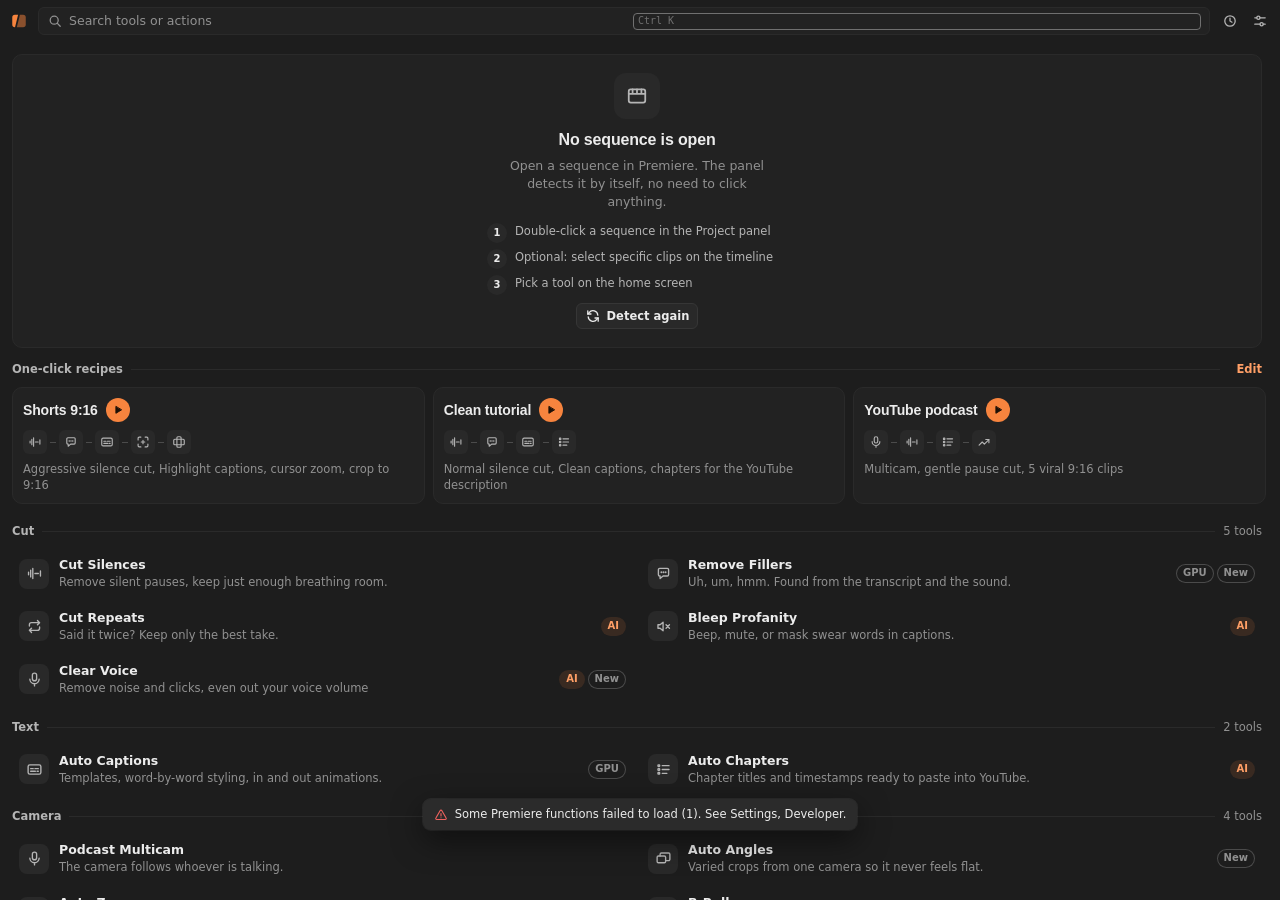
<file: panel/index.html>
<!doctype html>
<html lang="id" data-density="comfortable">
<head>
<meta charset="utf-8">
<meta name="viewport" content="width=device-width,initial-scale=1">
<title>Klipora</title>
<!-- Fixed load order (CEP 12 / Chrome 99: classic scripts, everything hangs off window.AC). See docs/PANEL_API.md. -->
<link rel="stylesheet" href="css/base.css">
<link rel="stylesheet" href="css/tools/silence.css">
<link rel="stylesheet" href="css/tools/fillers.css">
<link rel="stylesheet" href="css/tools/repeat.css">
<link rel="stylesheet" href="css/tools/profanity.css">
<link rel="stylesheet" href="css/tools/captions.css">
<link rel="stylesheet" href="css/tools/chapters.css">
<link rel="stylesheet" href="css/tools/viral.css">
<link rel="stylesheet" href="css/tools/zoom.css">
<link rel="stylesheet" href="css/tools/resize.css">
<link rel="stylesheet" href="css/tools/angles.css">
<link rel="stylesheet" href="css/tools/podcast.css">
<link rel="stylesheet" href="css/tools/broll.css">
<link rel="stylesheet" href="css/tools/voice.css">
<link rel="stylesheet" href="css/ai_settings.css">
</head>
<body>

<!-- ===================== ICON SPRITE (20 px grid, stroke 1.6). Tools add more with AC.ui.addIcons(). ===================== -->
<svg width="0" height="0" style="position:absolute" aria-hidden="true">
<defs>
<symbol id="i-logo" viewBox="0 0 20 20"><path d="M2.5 6A3 3 0 0 1 5.5 3H9L5.6 17h-.1a3 3 0 0 1-3-3z" fill="currentColor" stroke="none"/><path d="M11 3h3.5a3 3 0 0 1 3 3v8a3 3 0 0 1-3 3H7.6z" fill="currentColor" stroke="none" opacity=".5"/></symbol>
<symbol id="i-back" viewBox="0 0 20 20"><path d="M12.5 4.5 7 10l5.5 5.5"/></symbol>
<symbol id="i-chev-d" viewBox="0 0 20 20"><path d="m6 8 4 4 4-4"/></symbol>
<symbol id="i-chev-r" viewBox="0 0 20 20"><path d="m8 5.5 4.5 4.5L8 14.5"/></symbol>
<symbol id="i-chev-l" viewBox="0 0 20 20"><path d="M12 5.5 7.5 10l4.5 4.5"/></symbol>
<symbol id="i-arrow-r" viewBox="0 0 20 20"><path d="M4 10h12M11.5 5.5 16 10l-4.5 4.5"/></symbol>
<symbol id="i-search" viewBox="0 0 20 20"><circle cx="9" cy="9" r="5"/><path d="m13 13 3.5 3.5"/></symbol>
<symbol id="i-sliders" viewBox="0 0 20 20"><path d="M3.5 6H6m4 0h6.5M3.5 14H10m4 0h2.5"/><circle cx="8" cy="6" r="2"/><circle cx="12" cy="14" r="2"/></symbol>
<symbol id="i-clock" viewBox="0 0 20 20"><circle cx="10" cy="10" r="6.5"/><path d="M10 6.5V10l2.5 1.5"/></symbol>
<symbol id="i-wave" viewBox="0 0 20 20"><path d="M3 8.5v3M5.5 6v8M8 4v12M10.5 10h4M17 7v6"/></symbol>
<symbol id="i-filler" viewBox="0 0 20 20"><path d="M4 5.5A1.5 1.5 0 0 1 5.5 4h9A1.5 1.5 0 0 1 16 5.5v6a1.5 1.5 0 0 1-1.5 1.5H9.5L6 16v-3h-.5A1.5 1.5 0 0 1 4 11.5z"/><path d="M7.5 8.5h.01M10 8.5h.01M12.5 8.5h.01" stroke-width="2.2"/></symbol>
<symbol id="i-repeat" viewBox="0 0 20 20"><path d="M4 9.5V8a2.5 2.5 0 0 1 2.5-2.5H16M13.5 3 16 5.5 13.5 8M16 10.5V12a2.5 2.5 0 0 1-2.5 2.5H4M6.5 17 4 14.5 6.5 12"/></symbol>
<symbol id="i-mute" viewBox="0 0 20 20"><path d="M3.5 8h2.5L9.5 5v10L6 12H3.5z"/><path d="m13 8 4 4m0-4-4 4"/></symbol>
<symbol id="i-cc" viewBox="0 0 20 20"><rect x="2.5" y="4.5" width="15" height="11" rx="2"/><path d="M5.5 9h3m2 0h4M5.5 12h5.5m2 0h1.5"/></symbol>
<symbol id="i-chapters" viewBox="0 0 20 20"><path d="M8.5 5.5h8M8.5 10h8M8.5 14.5h5.5"/><rect x="3.5" y="4.5" width="2" height="2" rx=".5"/><rect x="3.5" y="9" width="2" height="2" rx=".5"/><rect x="3.5" y="13.5" width="2" height="2" rx=".5"/></symbol>
<symbol id="i-mic" viewBox="0 0 20 20"><rect x="7.5" y="2.5" width="5" height="9" rx="2.5"/><path d="M4.5 9.5a5.5 5.5 0 0 0 11 0M10 15v2.5"/></symbol>
<symbol id="i-angles" viewBox="0 0 20 20"><rect x="2.5" y="7" width="10" height="8" rx="1.5"/><path d="M6 7V5a1.5 1.5 0 0 1 1.5-1.5h8.5A1.5 1.5 0 0 1 17.5 5v6a1.5 1.5 0 0 1-1.5 1.5h-3.5"/></symbol>
<symbol id="i-zoom" viewBox="0 0 20 20"><path d="M3 7V4.5A1.5 1.5 0 0 1 4.5 3H7m6 0h2.5A1.5 1.5 0 0 1 17 4.5V7m0 6v2.5a1.5 1.5 0 0 1-1.5 1.5H13m-6 0H4.5A1.5 1.5 0 0 1 3 15.5V13"/><path d="M10 7.5v5M7.5 10h5"/></symbol>
<symbol id="i-broll" viewBox="0 0 20 20"><rect x="2.5" y="6" width="11.5" height="10" rx="1.5"/><path d="M6 3h10a1.5 1.5 0 0 1 1.5 1.5V13"/><path d="m3 14 3.2-3.2 2.6 2.6 1.6-1.6 3.1 3.1"/></symbol>
<symbol id="i-resize" viewBox="0 0 20 20"><rect x="2.5" y="6" width="15" height="8" rx="1.5"/><rect x="7" y="2.5" width="6" height="15" rx="1.5"/></symbol>
<symbol id="i-viral" viewBox="0 0 20 20"><path d="m3 14.5 4.5-4.5 3 3L17 6.5"/><path d="M12.5 6.5H17V11"/></symbol>
<symbol id="i-spark" viewBox="0 0 20 20"><path d="M9 3.5 10.4 7.6 14.5 9l-4.1 1.4L9 14.5 7.6 10.4 3.5 9l4.1-1.4z"/><path d="M15 13v3.5M13.25 14.75h3.5"/></symbol>
<symbol id="i-play" viewBox="0 0 20 20"><path d="M6.5 4.5v11l9-5.5z" fill="currentColor"/></symbol>
<symbol id="i-pause" viewBox="0 0 20 20"><path d="M6.5 4.5v11M13.5 4.5v11" stroke-width="2.6"/></symbol>
<symbol id="i-check" viewBox="0 0 20 20"><path d="m4.5 10.5 3.5 3.5 7.5-8"/></symbol>
<symbol id="i-x" viewBox="0 0 20 20"><path d="m5.5 5.5 9 9m0-9-9 9"/></symbol>
<symbol id="i-plus" viewBox="0 0 20 20"><path d="M10 4.5v11M4.5 10h11"/></symbol>
<symbol id="i-minus" viewBox="0 0 20 20"><path d="M4.5 10h11"/></symbol>
<symbol id="i-lock" viewBox="0 0 20 20"><rect x="4.5" y="9" width="11" height="8" rx="1.5"/><path d="M7 9V6.5a3 3 0 0 1 6 0V9"/></symbol>
<symbol id="i-unlock" viewBox="0 0 20 20"><rect x="4.5" y="9" width="11" height="8" rx="1.5"/><path d="M7 9V6.5a3 3 0 0 1 5.8-1.1"/></symbol>
<symbol id="i-undo" viewBox="0 0 20 20"><path d="M7 4.5 4 7.5l3 3"/><path d="M4 7.5h8a4 4 0 0 1 0 8H8.5"/></symbol>
<symbol id="i-alert" viewBox="0 0 20 20"><path d="M8.7 3.8a1.5 1.5 0 0 1 2.6 0l6 10.4a1.5 1.5 0 0 1-1.3 2.3H4a1.5 1.5 0 0 1-1.3-2.3z"/><path d="M10 8v3.5M10 14v.01"/></symbol>
<symbol id="i-info" viewBox="0 0 20 20"><circle cx="10" cy="10" r="7"/><path d="M10 9v4.5M10 6.5v.01"/></symbol>
<symbol id="i-kbd" viewBox="0 0 20 20"><rect x="2.5" y="5" width="15" height="10" rx="1.8"/><path d="M5.5 8.2h.01M8.5 8.2h.01M11.5 8.2h.01M14.5 8.2h.01M6.5 11.8h7"/></symbol>
<symbol id="i-folder" viewBox="0 0 20 20"><path d="M2.5 6A1.5 1.5 0 0 1 4 4.5h3.2L9 6.3h7a1.5 1.5 0 0 1 1.5 1.5v6.7A1.5 1.5 0 0 1 16 16H4a1.5 1.5 0 0 1-1.5-1.5z"/></symbol>
<symbol id="i-chip" viewBox="0 0 20 20"><rect x="5.5" y="5.5" width="9" height="9" rx="1.5"/><path d="M8 3v2.5M12 3v2.5M8 14.5V17M12 14.5V17M3 8h2.5M3 12h2.5M14.5 8H17M14.5 12H17"/></symbol>
<symbol id="i-copy" viewBox="0 0 20 20"><rect x="7" y="7" width="10" height="10" rx="1.5"/><path d="M13 7V4.5A1.5 1.5 0 0 0 11.5 3h-7A1.5 1.5 0 0 0 3 4.5v7A1.5 1.5 0 0 0 4.5 13H7"/></symbol>
<symbol id="i-playhead" viewBox="0 0 20 20"><path d="M6.5 3h7v3.2L10 9.5 6.5 6.2z"/><path d="M10 9.5V17"/></symbol>
<symbol id="i-type" viewBox="0 0 20 20"><path d="M4.5 6V4.5h11V6M10 4.5V16M7.5 16h5"/></symbol>
<symbol id="i-brush" viewBox="0 0 20 20"><path d="m10.5 9.5 6-6M8.8 11.2l1.7-1.7"/><path d="M8.5 11.5c-2.2-.6-4.2.8-4.5 3-.2 1.2-.7 2-1.5 2.5 3.2.8 6.6-.4 6.8-3.5"/></symbol>
<symbol id="i-motion" viewBox="0 0 20 20"><circle cx="13" cy="10" r="4"/><path d="M2.5 10h3.5M3.5 6.5h4M3.5 13.5h4"/></symbol>
<symbol id="i-export" viewBox="0 0 20 20"><path d="M10 12V3M6.5 6.5 10 3l3.5 3.5"/><path d="M4 10.5v5A1.5 1.5 0 0 0 5.5 17h9a1.5 1.5 0 0 0 1.5-1.5v-5"/></symbol>
<symbol id="i-grid" viewBox="0 0 20 20"><rect x="3" y="3" width="6" height="6" rx="1.2"/><rect x="11" y="3" width="6" height="6" rx="1.2"/><rect x="3" y="11" width="6" height="6" rx="1.2"/><rect x="11" y="11" width="6" height="6" rx="1.2"/></symbol>
<symbol id="i-eyeoff" viewBox="0 0 20 20"><path d="M3 3l14 14"/><path d="M8.2 5.3A8 8 0 0 1 10 5c4 0 6.5 3.5 7.5 5-.4.6-1 1.5-1.9 2.3M5.6 6.6C4.2 7.6 3.1 9 2.5 10c1 1.5 3.5 5 7.5 5 1.4 0 2.6-.4 3.6-1"/></symbol>
<symbol id="i-split" viewBox="0 0 20 20"><path d="M10 3v14M6.5 7 3.5 10l3 3M13.5 7l3 3-3 3"/></symbol>
<symbol id="i-join" viewBox="0 0 20 20"><path d="M3 10h4.5M12.5 10H17M5.5 7l3 3-3 3M14.5 7l-3 3 3 3"/></symbol>
<symbol id="i-bold" viewBox="0 0 20 20"><path d="M6 4h5a3 3 0 0 1 0 6H6zM6 10h5.8a3 3 0 0 1 0 6H6z" stroke-width="1.9"/></symbol>
<symbol id="i-marker" viewBox="0 0 20 20"><path d="M3.5 17h13"/><path d="m6.5 14 1-3.2L14 4.3l2.2 2.2-6.5 6.5z"/></symbol>
<symbol id="i-pos" viewBox="0 0 20 20"><rect x="2.5" y="3.5" width="15" height="13" rx="2"/><rect x="6" y="11" width="8" height="2.8" rx="1"/></symbol>
<symbol id="i-wand" viewBox="0 0 20 20"><path d="m3.5 16.5 9-9"/><path d="M14 2.5v2M14 7.5v2M10.5 6h2M15.5 6h2"/></symbol>
<symbol id="i-dots" viewBox="0 0 20 20"><path d="M5 10h.01M10 10h.01M15 10h.01" stroke-width="2.6"/></symbol>
<symbol id="i-ext" viewBox="0 0 20 20"><path d="M11.5 3.5h5v5M16.5 3.5l-7 7"/><path d="M14 11.5v4a1.5 1.5 0 0 1-1.5 1.5h-8A1.5 1.5 0 0 1 3 15.5v-8A1.5 1.5 0 0 1 4.5 6h4"/></symbol>
<symbol id="i-trash" viewBox="0 0 20 20"><path d="M3.5 6h13M8 6V4h4v2M5.2 6l.8 10.5h8l.8-10.5"/></symbol>
<symbol id="i-refresh" viewBox="0 0 20 20"><path d="M16 9a6 6 0 0 0-10.8-3.2L3.5 7.5M4 11a6 6 0 0 0 10.8 3.2l1.7-1.7"/><path d="M3.5 3.5v4h4M16.5 16.5v-4h-4"/></symbol>
<symbol id="i-layers" viewBox="0 0 20 20"><path d="M10 3 17 6.5 10 10 3 6.5z"/><path d="m3 10 7 3.5 7-3.5M3 13.5 10 17l7-3.5"/></symbol>
<symbol id="i-flag" viewBox="0 0 20 20"><path d="M5 17.5V3.5"/><path d="M5 4h9.5l-2 3 2 3H5"/></symbol>
<symbol id="i-shield" viewBox="0 0 20 20"><path d="M10 2.8 16 5.2v4.3c0 3.8-2.5 6.3-6 7.5-3.5-1.2-6-3.7-6-7.5V5.2z"/><path d="m7.5 10 1.8 1.8 3.3-3.6"/></symbol>
<symbol id="i-seq" viewBox="0 0 20 20"><rect x="2.5" y="4" width="15" height="12" rx="1.8"/><path d="M2.5 8h15M6 4v4M10 4v4M14 4v4"/></symbol>
<symbol id="i-file" viewBox="0 0 20 20"><path d="M5 2.5h6.5L15.5 6.5v10a1 1 0 0 1-1 1h-9.5a1 1 0 0 1-1-1V3.5a1 1 0 0 1 1-1z"/><path d="M11.5 2.5v4h4M8 11l4 2.2L8 15.4z"/></symbol>
<symbol id="i-gauge" viewBox="0 0 20 20"><path d="M3.5 14a7 7 0 1 1 13 0"/><path d="m10 12 3.5-4"/></symbol>
<symbol id="i-bug" viewBox="0 0 20 20"><rect x="6" y="6" width="8" height="10" rx="4"/><path d="M10 9v7M3.5 9.5H6M14 9.5h2.5M3.5 14H6m8 0h2.5M7 6.5 5 4m8 2.5L15 4"/></symbol>
<symbol id="i-hammer" viewBox="0 0 20 20"><path d="m11 6.5-7 7 2.5 2.5 7-7"/><path d="M9.5 4.5 12 2l5 5-2.5 2.5z"/></symbol>
</defs>
</svg>

<div class="app" id="app">
  <header class="appbar">
    <button class="ibtn" id="btnBack" aria-label="Kembali" data-i18n-aria="common.back" hidden><svg class="svg-i"><use href="#i-back"/></svg></button>
    <button class="logo" id="btnLogo" aria-label="Beranda Klipora" data-i18n-aria="app.homeAria"><svg class="svg-i"><use href="#i-logo"/></svg></button>
    <button class="searchbtn" id="btnSearch" aria-label="Cari alat atau aksi (Ctrl K)" data-i18n-aria="app.searchAria"><svg class="svg-i"><use href="#i-search"/></svg><span data-i18n="app.search">Cari alat atau aksi</span><span class="kbd">Ctrl K</span></button>
    <button class="crumb" id="btnCrumb" aria-haspopup="dialog" aria-label="Ganti alat (Ctrl K)" data-i18n-aria="app.switchToolAria" hidden><span class="crumb-group" id="crumbGroup" hidden></span><span class="crumb-title" id="crumbTitle"></span><svg class="svg-i"><use href="#i-chev-d"/></svg></button>
    <button class="ibtn" id="btnJobs" aria-label="Riwayat dan proses berjalan" data-i18n-aria="app.jobsAria"><svg class="jobring" viewBox="0 0 22 22" id="jobRing" hidden><circle class="bgc" cx="11" cy="11" r="9"/><circle class="fgc" cx="11" cy="11" r="9" stroke-dasharray="56.5" stroke-dashoffset="56.5"/></svg><svg class="svg-i"><use href="#i-clock"/></svg></button>
    <button class="ibtn" id="btnSettings" aria-label="Pengaturan" data-i18n-aria="app.settings"><svg class="svg-i"><use href="#i-sliders"/></svg></button>
  </header>
  <nav class="subnav" id="subnav" role="tablist" aria-label="Alat dalam grup ini" data-i18n-aria="app.subnavAria" hidden></nav>
  <main class="view" id="view">
    <div class="boot" id="boot" data-i18n="app.loading">Memuat Klipora...</div>
  </main>
  <footer class="dock" id="dock"></footer>
</div>

<!-- Command palette + shortcut sheet -->
<div class="overlay" id="ovPalette" role="dialog" aria-modal="true" aria-label="Cari alat atau aksi" data-i18n-aria="app.search">
  <div class="palette">
    <div class="pal-in"><svg class="svg-i"><use href="#i-search"/></svg><input id="palInput" placeholder="Cari alat, resep, atau aksi" data-i18n-ph="palette.placeholder" autocomplete="off" spellcheck="false" aria-controls="palList" aria-label="Cari" data-i18n-aria="common.search"><span class="kbd">Esc</span></div>
    <div class="pal-list" id="palList" role="listbox" aria-label="Hasil" data-i18n-aria="palette.results"></div>
    <div class="pal-foot"><span><span class="kbd">&#8593;&#8595;</span> <span data-i18n="palette.footSelect">pilih</span></span><span><span class="kbd">Enter</span> <span data-i18n="palette.footOpen">buka</span></span><span><span class="kbd">?</span> <span data-i18n="palette.footKeys">pintasan</span></span></div>
  </div>
</div>
<div class="overlay" id="ovKeys" role="dialog" aria-modal="true" aria-label="Pintasan keyboard" data-i18n-aria="keys.title">
  <div class="sheet">
    <div class="sheet-h"><b data-i18n="keys.title">Pintasan keyboard</b><button class="ibtn" data-close aria-label="Tutup" data-i18n-aria="common.close"><svg class="svg-i"><use href="#i-x"/></svg></button></div>
    <div class="sheet-body" id="keysBody"></div>
  </div>
</div>
<div class="toasts" id="toasts" aria-live="polite"></div>

<script src="js/core/00_ac.js"></script>
<script src="js/core/sys.js"></script>
<script src="js/core/bridge.js"></script>
<script src="js/core/settings.js"></script>
<script src="js/core/i18n.js"></script>
<script src="js/core/history.js"></script>
<script src="js/core/engine.js"></script>
<script src="js/core/seq.js"></script>
<script src="js/core/theme.js"></script>
<script src="js/core/keys.js"></script>
<script src="js/core/ui.js"></script>
<script src="js/core/canvas.js"></script>
<script src="js/core/review.js"></script>
<script src="js/core/jobview.js"></script>
<script src="js/core/apply.js"></script>
<script src="js/core/tools.js"></script>
<script src="js/core/router.js"></script>
<script src="js/core/palette.js"></script>
<script src="js/core/ai_settings.js"></script>
<script src="js/pages/home.js"></script>
<script src="js/pages/settings_page.js"></script>
<script src="js/pages/history_page.js"></script>
<script src="js/tools/silence.js"></script>
<script src="js/tools/fillers.js"></script>
<script src="js/tools/repeat.js"></script>
<script src="js/tools/profanity.js"></script>
<script src="js/tools/captions.js"></script>
<script src="js/tools/captions_preview.js"></script>
<script src="js/tools/captions_text.js"></script>
<script src="js/tools/captions_style.js"></script>
<script src="js/tools/captions_anim.js"></script>
<script src="js/tools/captions_export.js"></script>
<script src="js/tools/captions_brand.js"></script>
<script src="js/tools/chapters.js"></script>
<script src="js/tools/viral.js"></script>
<script src="js/tools/zoom.js"></script>
<script src="js/tools/resize.js"></script>
<script src="js/tools/angles.js"></script>
<script src="js/tools/podcast.js"></script>
<script src="js/tools/broll.js"></script>
<script src="js/tools/voice.js"></script>
<script src="js/tools/echo.js"></script>
<script src="js/main.js"></script>
</body>
</html>
</file>
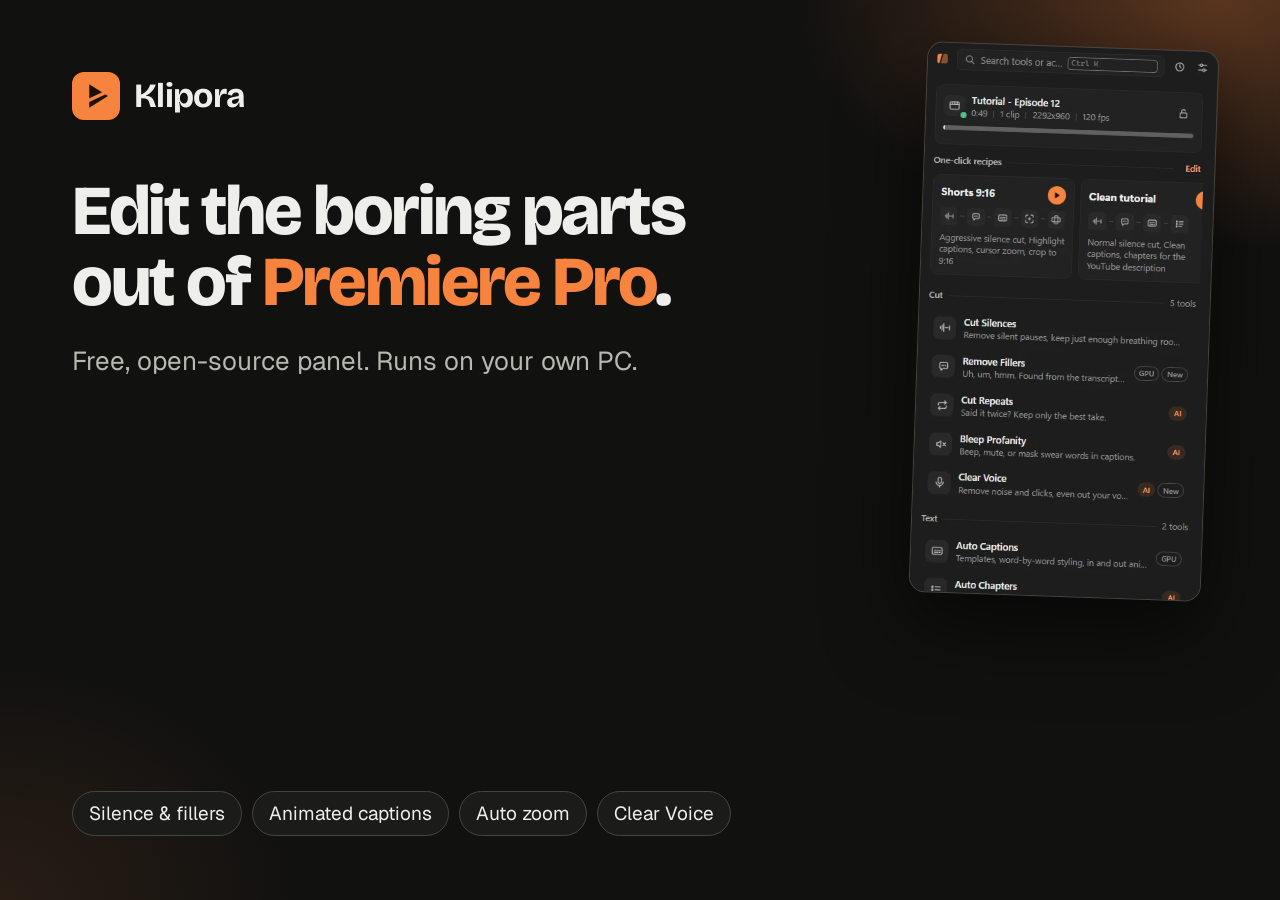
<file: website/_tools/og.html>
<!doctype html><html><head><meta charset="utf-8">
<link rel="stylesheet" href="https://fonts.googleapis.com/css2?family=Bricolage+Grotesque:opsz,wght@12..96,700;12..96,800&family=Geist:wght@400;500&display=swap">
<style>
html,body{margin:0;width:1200px;height:630px;overflow:hidden;background:#111110;color:#eeeeea;font-family:Geist,sans-serif}
.bg{position:absolute;inset:0;background:radial-gradient(700px 420px at 95% 0%,rgba(247,132,62,.32),transparent 60%),radial-gradient(500px 400px at 0% 100%,rgba(247,132,62,.10),transparent 60%)}
.l{position:absolute;left:72px;top:72px;width:640px}
.brand{display:flex;align-items:center;gap:14px;font:700 34px/1 'Bricolage Grotesque';letter-spacing:-.02em}
.brand img{width:48px;height:48px}
h1{font:800 70px/1.02 'Bricolage Grotesque';letter-spacing:-.035em;margin:56px 0 24px}
h1 em{font-style:normal;color:#f7843e}
p{font-size:26px;line-height:1.4;color:#b8b8b1;margin:0}
.panel{position:absolute;right:70px;top:46px;width:290px;border-radius:16px;border:1px solid #45453f;transform:rotate(2deg);box-shadow:0 30px 80px rgba(0,0,0,.6)}
.chips{position:absolute;left:72px;bottom:64px;display:flex;gap:10px}
.chips span{font-size:19px;padding:9px 16px;border-radius:999px;border:1px solid #45453f;color:#eeeeea;background:#1b1b1a}
</style></head><body><div class="bg"></div>
<div class="l"><div class="brand"><img src="../assets/logo.svg">Klipora</div>
<h1>Edit the boring parts out of <em>Premiere&nbsp;Pro</em>.</h1>
<p>Free, open-source panel. Runs on your own PC.</p></div>
<img class="panel" src="../assets/img/panel-home.webp">
<div class="chips"><span>Silence &amp; fillers</span><span>Animated captions</span><span>Auto zoom</span><span>Clear Voice</span></div>
</body></html>
</file>
<file: panel/css/base.css>
/* AutoCut BOT panel: design tokens + every shared component.
   Ported from the approved mockup (proto/ui/mockup.src.html, docs/research/ux_design.md sections 5-7),
   plus framework additions at the end (section 10). Tool-only styles go in css/tools/<tool>.css.
   Chrome 99 / CEP 12: no CSS nesting, :has(), container queries, color-mix(), dvh, text-wrap. */
/* =====================================================================
   0. TOKENS  (Chrome 99 / CEP 12 safe: no nesting, no :has, no color-mix)
   ===================================================================== */
:root {
  color-scheme: dark;
  /* Surfaces. --bg is synced from Premiere's panelBackgroundColor at runtime. */
  --bg: #1d1d1d;
  --surface-0: #161616;   /* inset wells: preview stage, waveform, logs */
  --surface-1: #222222;   /* cards, list rows */
  --surface-2: #292929;   /* inputs, segmented track, chips */
  --surface-3: #313131;   /* hover */
  --surface-4: #3b3b3b;   /* selected neutral, pressed */
  --surface-pop: #2b2b2b; /* popovers, palette, toasts (opaque) */
  --border-subtle: #2a2a2a;
  --border: #363636;
  --border-strong: #4b4b4b;
  /* Text (WCAG contrast on --bg: 14.3 / 8.2 / 5.4 : 1; text-3 on surface-2 4.6 : 1) */
  --text-1: #ececec;
  --text-2: #b5b5b5;
  --text-3: #919191;
  --text-off: #636363;
  /* Accent: "bara" ember orange. Dark text on accent fills, never white. */
  --accent: #f7843e;
  --accent-hover: #ff9757;
  --accent-press: #e0702b;
  --accent-text: #ff9f66;
  --on-accent: #1d1007;
  --accent-soft: rgba(247, 132, 62, .13);
  --accent-line: rgba(247, 132, 62, .55);
  /* Status */
  --success: #4cc38a; --success-soft: rgba(76, 195, 138, .13);
  --warn: #e8c04e;    --warn-soft: rgba(232, 192, 78, .13);
  --danger: #f0625e;  --danger-soft: rgba(240, 98, 94, .13);
  /* Domain colors */
  --kept: #5f5f5f;            /* cut map: media that stays */
  --cut: var(--accent);       /* cut map: media that goes */
  --scrim: rgba(8, 8, 8, .6);
  --ring: 0 0 0 2px var(--bg), 0 0 0 4px var(--accent);
  --shadow-pop: 0 10px 30px rgba(0, 0, 0, .5), 0 0 0 1px rgba(255, 255, 255, .07);
  /* Type */
  --font-ui: "Segoe UI Variable Text", "Segoe UI", system-ui, sans-serif;
  --font-display: "Bricolage Grotesque", "Segoe UI Variable Display", "Segoe UI", sans-serif;
  --font-mono: "Cascadia Mono", Consolas, monospace;
  --fs-2xs: 10px; --fs-xs: 10.5px; --fs-sm: 11.5px; --fs-md: 12.5px; --fs-lg: 14px; --fs-xl: 16px; --fs-stat: 21px;
  --lh: 1.45;
  /* Shape: controls 6, containers 10, word chips 5, status pills full */
  --r-ctl: 6px; --r-card: 10px; --r-chip: 5px; --r-pill: 999px;
  /* Density: comfortable (default) */
  --pad: 12px; --gap: 10px; --gap-sm: 6px; --ctl-h: 30px; --row-h: 36px; --bar-h: 42px; --icon: 16px; --dock-pad: 10px;
  /* Motion */
  --ease: cubic-bezier(.2, .8, .2, 1); --t-fast: 120ms; --t: 180ms; --t-slow: 280ms;
}
:root[data-density="compact"] {
  --pad: 8px; --gap: 7px; --gap-sm: 4px; --ctl-h: 24px; --row-h: 28px; --bar-h: 34px; --icon: 14px; --dock-pad: 7px;
  --fs-md: 12px; --fs-sm: 11px; --fs-lg: 13px; --fs-stat: 18px;
}
/* Premiere brightness slider pushed to the light end */
:root[data-theme="light"] {
  color-scheme: light;
  --bg: #d4d4d4; --surface-0: #c3c3c3; --surface-1: #dedede; --surface-2: #e8e8e8; --surface-3: #f0f0f0; --surface-4: #f8f8f8; --surface-pop: #f3f3f3;
  --border-subtle: #c8c8c8; --border: #bababa; --border-strong: #9f9f9f;
  --text-1: #1b1b1b; --text-2: #424242; --text-3: #5c5c5c; --text-off: #9a9a9a;
  --accent: #db6420; --accent-hover: #e8732e; --accent-press: #c2561a; --accent-text: #9a3f0b; --on-accent: #1d1007;
  --accent-soft: rgba(219, 100, 32, .14); --accent-line: rgba(219, 100, 32, .6);
  --success: #1d8653; --warn: #8a6a00; --danger: #c23c38; --kept: #9a9a9a;
  --shadow-pop: 0 10px 30px rgba(0, 0, 0, .18), 0 0 0 1px rgba(0, 0, 0, .1);
}

/* =====================================================================
   1. BASE
   ===================================================================== */
* { box-sizing: border-box; }
html, body { margin: 0; height: 100%; }
body {
  background: var(--bg); color: var(--text-1);
  font: 400 var(--fs-md)/var(--lh) var(--font-ui);
  -webkit-font-smoothing: antialiased; overflow: hidden;
}
button, input, select, textarea { font: inherit; color: inherit; }
button { cursor: pointer; }
:focus { outline: none; }
:focus-visible { box-shadow: var(--ring); }
::selection { background: var(--accent-line); }
::-webkit-scrollbar { width: 10px; height: 10px; }
::-webkit-scrollbar-thumb { background: var(--surface-4); border-radius: 10px; border: 3px solid var(--bg); }
::-webkit-scrollbar-track { background: transparent; }
[hidden] { display: none !important; }
.num { font-variant-numeric: tabular-nums; }
.tc { font-family: var(--font-mono); font-size: .92em; letter-spacing: -.01em; font-variant-numeric: tabular-nums; }
.muted { color: var(--text-3); }
.svg-i { width: var(--icon); height: var(--icon); flex: none; stroke: currentColor; fill: none; stroke-width: 1.6; stroke-linecap: round; stroke-linejoin: round; }
.sr { position: absolute; width: 1px; height: 1px; overflow: hidden; clip: rect(0 0 0 0); white-space: nowrap; }

/* =====================================================================
   2. APP SHELL
   ===================================================================== */
.app { height: 100vh; display: flex; flex-direction: column; min-width: 0; }
.appbar { height: var(--bar-h); flex: none; display: flex; align-items: center; gap: 2px; padding: 0 6px; background: var(--bg); }
.view { flex: 1; overflow-y: auto; overflow-x: hidden; scrollbar-gutter: stable; overscroll-behavior: contain; }
.screen { display: none; flex-direction: column; gap: calc(var(--gap) + 4px); padding: var(--pad) calc(var(--pad) - 4px) calc(var(--pad) + 8px) var(--pad); }
.screen.is-on { display: flex; }
.dock { flex: none; display: flex; align-items: center; gap: var(--gap-sm); padding: var(--dock-pad) var(--pad); border-top: 1px solid var(--border-subtle); background: var(--bg); }
.dock:empty { display: none; }
.dock .grow { flex: 1; }

/* Icon button */
.ibtn { width: calc(var(--ctl-h) - 2px); height: calc(var(--ctl-h) - 2px); display: inline-grid; place-items: center; flex: none; border: 0; border-radius: var(--r-ctl); background: transparent; color: var(--text-2); position: relative; }
.ibtn:hover { background: var(--surface-3); color: var(--text-1); }
.ibtn[aria-pressed="true"] { color: var(--accent-text); background: var(--accent-soft); }
.logo { border: 0; background: none; padding: 0 4px; height: 28px; display: inline-flex; align-items: center; gap: 6px; color: var(--accent); border-radius: var(--r-ctl); }
.logo .svg-i { width: 18px; height: 18px; }
.logo b { font: 700 var(--fs-lg) var(--font-display); color: var(--text-1); letter-spacing: -.01em; font-stretch: 90%; }
.searchbtn { flex: 1; min-width: 0; height: calc(var(--ctl-h) - 2px); margin: 0 4px; display: flex; align-items: center; gap: 6px; padding: 0 8px; border: 1px solid var(--border-subtle); border-radius: var(--r-ctl); background: var(--surface-1); color: var(--text-3); text-align: left; }
.searchbtn:hover { border-color: var(--border-strong); color: var(--text-2); }
.searchbtn span { flex: 1; overflow: hidden; white-space: nowrap; text-overflow: ellipsis; }
.crumb { flex: 1; min-width: 0; height: calc(var(--ctl-h) - 2px); display: flex; align-items: center; gap: 6px; padding: 0 6px; border: 0; border-radius: var(--r-ctl); background: none; text-align: left; }
.crumb:hover { background: var(--surface-2); }
.crumb-group { color: var(--text-3); font-size: var(--fs-sm); flex: none; }
.crumb-group::after { content: "/"; margin-left: 6px; color: var(--border-strong); }
.crumb-title { font: 650 var(--fs-lg) var(--font-display); letter-spacing: -.01em; overflow: hidden; white-space: nowrap; text-overflow: ellipsis; }
.crumb .svg-i { color: var(--text-3); }
@media (max-width: 330px) { .crumb-group { display: none; } }
@media (max-width: 340px) { .btn-primary .kbd, .cap-bar .pos .tc { display: none; } }
.kbd { font: 500 var(--fs-2xs)/1 var(--font-mono); padding: 2px 4px 3px; border-radius: 4px; border: 1px solid currentColor; opacity: .7; white-space: nowrap; flex: none; }
/* Job ring in app bar */
.jobring { position: absolute; inset: 3px; }
.jobring circle { fill: none; stroke-width: 2; }
.jobring .bgc { stroke: var(--surface-4); }
.jobring .fgc { stroke: var(--accent); stroke-linecap: round; transform: rotate(-90deg); transform-origin: 50% 50%; transition: stroke-dashoffset var(--t-slow) var(--ease); }
.badge-dot { position: absolute; top: 3px; right: 3px; min-width: 14px; height: 14px; padding: 0 3px; border-radius: 7px; background: var(--accent); color: var(--on-accent); font: 700 9px/14px var(--font-ui); text-align: center; }

/* Sub navigation: sibling tools in the same group */
.subnav { flex: none; display: flex; gap: 14px; padding: 0 var(--pad); border-bottom: 1px solid var(--border-subtle); overflow-x: auto; scrollbar-width: none; }
.subnav::-webkit-scrollbar { display: none; }
.subnav button { flex: none; border: 0; background: none; padding: 5px 1px 7px; color: var(--text-3); font-weight: 600; font-size: var(--fs-sm); border-bottom: 2px solid transparent; margin-bottom: -1px; display: inline-flex; align-items: center; gap: 5px; border-radius: 0; }
.subnav button:hover { color: var(--text-1); }
.subnav button[aria-selected="true"] { color: var(--text-1); border-bottom-color: var(--accent); }
.subnav-home { border-bottom: 1px solid var(--border-subtle); }

/* =====================================================================
   3. COMPONENTS
   ===================================================================== */
/* Section with hairline heading */
.sec { display: flex; flex-direction: column; gap: var(--gap); min-width: 0; }
.sec-h { display: flex; align-items: center; gap: 8px; margin: 0; font: 600 var(--fs-sm)/1.3 var(--font-ui); color: var(--text-2); }
.sec-h::after { content: ""; flex: 1; height: 1px; background: var(--border-subtle); order: 1; }
.sec-h .aside { order: 2; font-weight: 400; color: var(--text-3); }
.sec-h .act { order: 3; }
/* <details> cannot be a flex container in Chrome 99: wrap the body in .sec */
.sec-d > summary { list-style: none; cursor: pointer; margin-bottom: var(--gap); }
.sec-d:not([open]) > summary { margin-bottom: 0; }
.sec-d > summary::-webkit-details-marker { display: none; }
.sec-d > summary::before { content: ""; width: 0; height: 0; border-left: 4px solid currentColor; border-top: 3.5px solid transparent; border-bottom: 3.5px solid transparent; transition: transform var(--t) var(--ease); }
.sec-d[open] > summary::before { transform: rotate(90deg); }
.help { margin: 0; color: var(--text-3); font-size: var(--fs-sm); }
.linkbtn { border: 0; background: none; padding: 0; white-space: nowrap; color: var(--accent-text); font-weight: 600; font-size: var(--fs-sm); }
.linkbtn:hover { text-decoration: underline; text-underline-offset: 2px; }

/* Card */
.card { background: var(--surface-1); border: 1px solid var(--border-subtle); border-radius: var(--r-card); padding: calc(var(--pad) - 2px); }

/* Source card */
.src { display: flex; flex-direction: column; gap: 8px; }
.src-row { display: flex; align-items: center; gap: 8px; min-width: 0; }
.src-ic { width: 28px; height: 28px; border-radius: 7px; background: var(--surface-2); display: grid; place-items: center; color: var(--text-2); flex: none; position: relative; }
.src-ic::after { content: ""; position: absolute; right: -2px; bottom: -2px; width: 8px; height: 8px; border-radius: 50%; background: var(--success); box-shadow: 0 0 0 2px var(--surface-1); }
.src-ic.is-warn::after { background: var(--warn); }
.src-main { flex: 1; min-width: 0; }
.src-name { font-weight: 600; overflow: hidden; white-space: nowrap; text-overflow: ellipsis; }
.meta { display: flex; flex-wrap: wrap; align-items: center; gap: 0 8px; color: var(--text-3); font-size: var(--fs-sm); }
.meta > span + span::before { content: ""; display: inline-block; width: 1px; height: 9px; background: var(--border-strong); margin-right: 8px; vertical-align: -1px; }
.tags { display: flex; flex-wrap: wrap; gap: 4px; }
.tag { display: inline-flex; align-items: center; gap: 4px; height: 19px; padding: 0 7px; border-radius: var(--r-pill); background: var(--surface-3); color: var(--text-2); font-size: var(--fs-2xs); font-weight: 600; white-space: nowrap; }
.tag .svg-i { width: 11px; height: 11px; stroke-width: 2; }
.tag-ok { background: var(--success-soft); color: var(--success); }
.tag-warn { background: var(--warn-soft); color: var(--warn); }
.tag-err { background: var(--danger-soft); color: var(--danger); }
.tag-ai { background: var(--accent-soft); color: var(--accent-text); }
.tag-line { background: transparent; box-shadow: inset 0 0 0 1px var(--border-strong); color: var(--text-3); }

/* Cut map: the signature ribbon. Base = kept media, children = removed spans. */
.cutmap { position: relative; height: 6px; border-radius: 3px; background: var(--kept); overflow: hidden; }
.cutmap.lg { height: 12px; border-radius: 4px; cursor: pointer; }
.cutmap i { position: absolute; top: 0; bottom: 0; background: var(--cut); opacity: .85; }
.cutmap.lg i { opacity: 1; background: repeating-linear-gradient(135deg, var(--cut) 0 2px, rgba(0,0,0,.25) 2px 4px); }
.cutmap i.is-off { background: transparent; box-shadow: inset 0 0 0 1px var(--accent-line); }
.cutmap i.is-sel { box-shadow: 0 0 0 1.5px var(--text-1); z-index: 1; }
.cutmap b { position: absolute; top: -2px; bottom: -2px; width: 2px; margin-left: -1px; background: var(--text-1); border-radius: 1px; z-index: 2; }
.legend { display: flex; flex-wrap: wrap; gap: 4px 12px; color: var(--text-3); font-size: var(--fs-xs); }
.legend i { display: inline-block; width: 10px; height: 8px; border-radius: 2px; margin-right: 5px; vertical-align: 0; }
.legend .lk { background: var(--kept); }
.legend .lc { background: repeating-linear-gradient(135deg, var(--cut) 0 2px, rgba(0,0,0,.25) 2px 4px); }

/* Buttons */
.btn { height: var(--ctl-h); padding: 0 12px; display: inline-flex; align-items: center; justify-content: center; gap: 6px; border-radius: var(--r-ctl); border: 1px solid var(--border); background: var(--surface-2); color: var(--text-1); font-weight: 600; font-size: var(--fs-md); white-space: nowrap; transition: background var(--t-fast), border-color var(--t-fast); }
.btn:hover { background: var(--surface-3); border-color: var(--border-strong); }
.btn:active { transform: translateY(1px); }
.btn[disabled] { opacity: .5; cursor: default; transform: none; }
.btn-primary { height: calc(var(--ctl-h) + 6px); background: var(--accent); border-color: transparent; color: var(--on-accent); font-size: var(--fs-lg); font-weight: 700; padding: 0 14px; }
.btn-primary:hover { background: var(--accent-hover); border-color: transparent; }
.btn-primary:active { background: var(--accent-press); }
.btn-primary .kbd { margin-left: auto; opacity: .55; }
.btn-primary .lbl { flex: 1; text-align: left; overflow: hidden; text-overflow: ellipsis; }
.btn-ghost { background: transparent; border-color: transparent; color: var(--text-2); }
.btn-ghost:hover { background: var(--surface-3); color: var(--text-1); }
.btn-danger { color: var(--danger); }
.btn-danger:hover { background: var(--danger-soft); border-color: rgba(240, 98, 94, .4); }
.btn-sm { height: calc(var(--ctl-h) - 4px); padding: 0 8px; font-size: var(--fs-sm); }
.btn-row { display: flex; flex-wrap: wrap; gap: var(--gap-sm); }
.dock .btn-primary { flex: 1; min-width: 0; }

/* Segmented control */
.seg { display: grid; grid-auto-flow: column; grid-auto-columns: 1fr; padding: 2px; gap: 2px; background: var(--surface-0); border: 1px solid var(--border-subtle); border-radius: var(--r-ctl); }
.seg button { height: calc(var(--ctl-h) - 6px); border: 0; border-radius: 4px; background: none; color: var(--text-2); font-weight: 500; font-size: var(--fs-sm); white-space: nowrap; padding: 0 6px; display: inline-flex; align-items: center; justify-content: center; gap: 4px; }
.seg button:hover { color: var(--text-1); }
.seg button[aria-checked="true"], .seg button[aria-selected="true"] { background: var(--surface-4); color: var(--text-1); font-weight: 650; box-shadow: 0 1px 1px rgba(0,0,0,.3), inset 0 1px 0 rgba(255,255,255,.05); }
.seg .svg-i { width: 14px; height: 14px; }
.seg-sm button { height: calc(var(--ctl-h) - 10px); font-size: var(--fs-xs); }

/* Fields */
.field { display: flex; flex-direction: column; gap: 4px; min-width: 0; }
.field-top { display: flex; align-items: baseline; justify-content: space-between; gap: 8px; }
.field-top label, .lbl { font-weight: 500; }
.field-top output { color: var(--accent-text); font-variant-numeric: tabular-nums; font-weight: 600; font-size: var(--fs-sm); }
.field-row { display: grid; grid-template-columns: 1fr 1fr; gap: var(--gap); }
.inline-field { display: flex; align-items: center; justify-content: space-between; gap: 10px; min-height: var(--ctl-h); }
.inline-field > span:first-child { min-width: 0; }
.inline-field small, .field small { display: block; color: var(--text-3); font-size: var(--fs-xs); }

/* Range */
.range { -webkit-appearance: none; width: 100%; height: 18px; margin: 0; background: transparent; cursor: pointer; --p: 50%; }
.range::-webkit-slider-runnable-track { height: 4px; border-radius: 4px; background: linear-gradient(90deg, var(--accent) var(--p), var(--surface-4) var(--p)); }
.range::-webkit-slider-thumb { -webkit-appearance: none; width: 14px; height: 14px; margin-top: -5px; border-radius: 50%; background: var(--text-1); border: 0; box-shadow: 0 0 0 3px var(--bg), 0 1px 3px rgba(0,0,0,.5); }
.range:focus-visible { box-shadow: none; }
.range:focus-visible::-webkit-slider-thumb { box-shadow: var(--ring); }

/* Inputs */
.input, .select { height: var(--ctl-h); width: 100%; min-width: 0; padding: 0 8px; border: 1px solid var(--border); border-radius: var(--r-ctl); background: var(--surface-0); color: var(--text-1); }
.input:hover, .select:hover { border-color: var(--border-strong); }
.input:focus, .select:focus { border-color: var(--accent); box-shadow: 0 0 0 3px var(--accent-soft); }
.input::placeholder { color: var(--text-3); }
.select { -webkit-appearance: none; padding-right: 24px; background-image: linear-gradient(45deg, transparent 50%, var(--text-2) 50%), linear-gradient(135deg, var(--text-2) 50%, transparent 50%); background-position: calc(100% - 13px) 52%, calc(100% - 9px) 52%; background-size: 4px 4px; background-repeat: no-repeat; }
.select option { background: var(--surface-pop); color: var(--text-1); }
.input-mono { font-family: var(--font-mono); font-size: var(--fs-sm); }
.stepper { display: inline-flex; align-items: center; border: 1px solid var(--border); border-radius: var(--r-ctl); background: var(--surface-0); height: var(--ctl-h); }
.stepper button { width: 24px; height: 100%; border: 0; background: none; color: var(--text-2); display: grid; place-items: center; }
.stepper button:hover { color: var(--text-1); background: var(--surface-3); }
.stepper .svg-i { width: 12px; height: 12px; stroke-width: 2; }
.stepper output { min-width: 58px; text-align: center; font-size: var(--fs-sm); }

/* Switch: input stays focusable (the current panel hides it with display:none) */
.sw { display: flex; align-items: center; gap: 10px; cursor: pointer; min-height: var(--ctl-h); position: relative; }
.sw input { position: absolute; opacity: 0; width: 30px; height: 18px; margin: 0; right: 0; cursor: pointer; }
.sw-text { flex: 1; min-width: 0; }
.sw-text small { display: block; color: var(--text-3); font-size: var(--fs-xs); }
.sw-track { width: 30px; height: 18px; border-radius: 9px; background: var(--surface-4); position: relative; flex: none; transition: background var(--t) var(--ease); }
.sw-track::after { content: ""; position: absolute; top: 3px; left: 3px; width: 12px; height: 12px; border-radius: 50%; background: var(--text-2); transition: transform var(--t) var(--ease), background var(--t); }
.sw input:checked + .sw-track { background: var(--accent); }
.sw input:checked + .sw-track::after { transform: translateX(12px); background: var(--on-accent); }
.sw input:focus-visible + .sw-track { box-shadow: var(--ring); }

/* Checkbox and radio */
.ck { -webkit-appearance: none; appearance: none; width: 16px; height: 16px; margin: 0; flex: none; border-radius: 4px; border: 1.5px solid var(--border-strong); background: var(--surface-0); display: inline-grid; place-items: center; cursor: pointer; }
.ck::after { content: ""; width: 4px; height: 8px; border: solid var(--on-accent); border-width: 0 2px 2px 0; transform: rotate(45deg) translate(-1px, -1px); opacity: 0; }
.ck:checked { background: var(--accent); border-color: var(--accent); }
.ck:checked::after { opacity: 1; }
.ck:indeterminate { background: var(--accent); border-color: var(--accent); }
.ck:indeterminate::after { width: 8px; height: 0; border-width: 0 0 2px 0; transform: none; opacity: 1; }
.rd { -webkit-appearance: none; appearance: none; width: 16px; height: 16px; margin: 1px 0 0; flex: none; border-radius: 50%; border: 1.5px solid var(--border-strong); background: var(--surface-0); cursor: pointer; }
.rd:checked { border: 5px solid var(--accent); background: var(--on-accent); }

/* Option cards (radio list) */
.opts { display: flex; flex-direction: column; gap: 6px; }
.opt { display: grid; grid-template-columns: 16px 1fr auto; gap: 9px; align-items: start; padding: 8px 10px; border: 1px solid var(--border-subtle); border-radius: 8px; background: var(--surface-1); cursor: pointer; }
.opt:hover { border-color: var(--border-strong); }
.opt b { display: block; font-weight: 600; }
.opt span span { display: block; color: var(--text-3); font-size: var(--fs-sm); }
.opt.is-on { border-color: var(--accent-line); background: var(--accent-soft); }

/* Chips (toggleable tokens) */
.chips-wrap { display: flex; flex-wrap: wrap; gap: 4px; }
.chip { height: 24px; padding: 0 9px; border-radius: var(--r-pill); border: 1px solid var(--border); background: var(--surface-1); color: var(--text-2); font-size: var(--fs-sm); display: inline-flex; align-items: center; gap: 5px; }
.chip:hover { border-color: var(--border-strong); color: var(--text-1); }
.chip[aria-pressed="true"], .chip[aria-checked="true"] { background: var(--accent-soft); border-color: var(--accent-line); color: var(--text-1); }
.chip .n { color: var(--text-3); font-variant-numeric: tabular-nums; }
.chip[aria-pressed="true"] .n { color: var(--accent-text); }
.chip .svg-i { width: 12px; height: 12px; }
.chip-add { border-style: dashed; color: var(--text-3); }

/* Alerts */
.alert { display: grid; grid-template-columns: 18px 1fr; gap: 8px; align-items: start; padding: 10px; border-radius: var(--r-card); background: var(--danger-soft); border: 1px solid rgba(240, 98, 94, .35); }
.alert > .svg-i { color: var(--danger); margin-top: 1px; }
.alert-warn { background: var(--warn-soft); border-color: rgba(232, 192, 78, .35); }
.alert-warn > .svg-i { color: var(--warn); }
.alert-info { background: var(--surface-1); border-color: var(--border); }
.alert-info > .svg-i { color: var(--accent-text); }
.alert b { display: block; }
.alert p { margin: 2px 0 0; color: var(--text-2); font-size: var(--fs-sm); }
.alert .btn-row { margin-top: 8px; }
.log { margin: 8px 0 0; padding: 8px; max-height: 140px; overflow: auto; border-radius: 6px; background: var(--surface-0); color: var(--text-2); font: 10.5px/1.5 var(--font-mono); white-space: pre-wrap; word-break: break-word; }

/* Empty state */
.empty { display: flex; flex-direction: column; align-items: center; text-align: center; gap: 8px; padding: 24px 8px 8px; }
.empty-ic { width: 46px; height: 46px; border-radius: 12px; background: var(--surface-2); display: grid; place-items: center; color: var(--text-2); margin-bottom: 4px; }
.empty-ic .svg-i { width: 22px; height: 22px; }
.empty h2 { margin: 0; font: 650 var(--fs-xl) var(--font-display); letter-spacing: -.01em; }
.empty p { margin: 0; color: var(--text-3); max-width: 34ch; }
.steps-list { margin: 4px 0 0; padding: 0; list-style: none; display: flex; flex-direction: column; gap: 6px; text-align: left; width: 100%; max-width: 300px; }
.steps-list li { display: grid; grid-template-columns: 20px 1fr; gap: 8px; color: var(--text-2); font-size: var(--fs-sm); }
.steps-list li b { width: 20px; height: 20px; border-radius: 50%; background: var(--surface-2); display: grid; place-items: center; font-size: var(--fs-2xs); color: var(--text-1); }

/* =====================================================================
   4. HOME
   ===================================================================== */
.recipes { display: grid; grid-auto-flow: column; grid-auto-columns: minmax(186px, 78%); gap: 8px; overflow-x: auto; padding-bottom: 6px; scroll-snap-type: x mandatory; margin-right: -4px; }
@media (min-width: 520px) { .recipes { grid-auto-columns: minmax(200px, 46%); } }
.recipe { scroll-snap-align: start; text-align: left; display: flex; flex-direction: column; gap: 8px; padding: 10px; border-radius: var(--r-card); border: 1px solid var(--border-subtle); background: var(--surface-1); }
.recipe:hover { border-color: var(--border-strong); }
.recipe-top { display: flex; align-items: center; justify-content: space-between; gap: 8px; }
.recipe-name { font: 650 var(--fs-lg) var(--font-display); letter-spacing: -.01em; }
.recipe-steps { display: flex; align-items: center; gap: 3px; color: var(--text-2); }
.recipe-steps .st { width: 24px; height: 24px; border-radius: 6px; background: var(--surface-2); display: grid; place-items: center; }
.recipe-steps .st .svg-i { width: 14px; height: 14px; }
.recipe-steps .sep { width: 6px; height: 1px; background: var(--border-strong); }
.recipe-meta { color: var(--text-3); font-size: var(--fs-sm); line-height: 1.35; }
.recipe .go { width: 24px; height: 24px; border-radius: 50%; display: grid; place-items: center; background: var(--accent); color: var(--on-accent); }
.recipe .go .svg-i { width: 12px; height: 12px; }

.tools { display: grid; grid-template-columns: 1fr; gap: 2px; }
@media (min-width: 440px) { .tools { grid-template-columns: 1fr 1fr; gap: 4px 8px; } }
.tool { display: grid; grid-template-columns: 30px 1fr auto; align-items: center; gap: 10px; padding: 6px 6px; border: 1px solid transparent; border-radius: var(--r-card); background: transparent; text-align: left; min-width: 0; }
.tool:hover { background: var(--surface-1); border-color: var(--border-subtle); }
.tool-ic { width: 30px; height: 30px; border-radius: 8px; background: var(--surface-2); display: grid; place-items: center; color: var(--text-2); transition: color var(--t-fast), background var(--t-fast); }
.tool:hover .tool-ic { color: var(--accent-text); background: var(--accent-soft); }
.tool-ic .svg-i { width: 17px; height: 17px; }
.tool-txt { min-width: 0; }
.tool-name { font-weight: 600; display: flex; align-items: center; gap: 6px; }
.tool-desc { display: block; color: var(--text-3); font-size: var(--fs-sm); overflow: hidden; white-space: nowrap; text-overflow: ellipsis; }
.tool-end { display: flex; gap: 3px; }
[data-density="compact"] .tool-desc { display: none; }
[data-density="compact"] .tool { grid-template-columns: 24px 1fr auto; padding: 3px 6px; }
[data-density="compact"] .tool-ic { width: 24px; height: 24px; }

.recent { display: flex; flex-direction: column; gap: 2px; }
.recent-i { display: grid; grid-template-columns: 18px 1fr auto; gap: 8px; align-items: center; padding: 5px 6px; border-radius: 8px; border: 0; background: none; text-align: left; color: var(--text-2); }
.recent-i:hover { background: var(--surface-1); color: var(--text-1); }
.recent-i .svg-i { color: var(--text-3); }
.recent-i b { font-weight: 600; color: var(--text-1); }
.recent-i .t { color: var(--text-3); font-size: var(--fs-xs); }
.ok-ic { color: var(--success); }
.err-ic { color: var(--danger); }

/* =====================================================================
   5. WAVEFORM (shared canvas component)
   ===================================================================== */
.wave-wrap { position: relative; border-radius: 8px; background: var(--surface-0); border: 1px solid var(--border-subtle); overflow: hidden; }
.wave { display: block; width: 100%; height: 86px; cursor: ns-resize; touch-action: none; }
[data-density="compact"] .wave { height: 66px; }
.wave-foot { display: flex; justify-content: space-between; padding: 3px 8px 4px; color: var(--text-3); font-size: var(--fs-2xs); border-top: 1px solid var(--border-subtle); }
.wave-tip { position: absolute; right: 6px; top: 5px; font-size: var(--fs-2xs); color: var(--text-3); background: rgba(0,0,0,.4); padding: 1px 5px; border-radius: 4px; pointer-events: none; }
.sum-strip { display: grid; grid-template-columns: repeat(3, 1fr); gap: 6px; }
.sum-strip div { padding: 6px 8px; border-radius: 8px; background: var(--surface-1); }
.sum-strip span { display: block; color: var(--text-3); font-size: var(--fs-2xs); }
.sum-strip b { font: 650 var(--fs-lg) var(--font-display); font-variant-numeric: tabular-nums; }
.sum-strip .hl b { color: var(--accent-text); }

/* =====================================================================
   6. REVIEW LIST
   ===================================================================== */
.rv-head { display: flex; flex-direction: column; gap: 8px; }
.rv-title { font: 650 var(--fs-xl) var(--font-display); letter-spacing: -.01em; margin: 0; }
.rv-title small { font: 400 var(--fs-sm) var(--font-ui); color: var(--text-3); margin-left: 6px; }
.rv-tools { display: flex; align-items: center; gap: 6px; overflow-x: auto; scrollbar-width: none; padding: 1px; }
.rv-tools::-webkit-scrollbar { display: none; }
.rv-bulk { display: flex; align-items: center; justify-content: space-between; gap: 8px; padding: 2px 2px 0 8px; color: var(--text-3); font-size: var(--fs-sm); }
.rv-bulk label { display: inline-flex; align-items: center; gap: 8px; color: var(--text-2); cursor: pointer; }
.rv-list { display: flex; flex-direction: column; gap: 2px; outline: none; border-radius: 8px; }
.rv-list:focus-visible { box-shadow: var(--ring); }
.rv { display: grid; grid-template-columns: 16px 1fr auto; gap: 4px 9px; align-items: start; padding: 7px 8px; border-radius: 8px; cursor: pointer; position: relative; }
.rv:hover { background: var(--surface-1); }
.rv.is-active { background: var(--surface-2); box-shadow: inset 2px 0 0 var(--accent); }
.rv .ck { margin-top: 2px; }
.rv-main { min-width: 0; display: flex; flex-direction: column; gap: 3px; }
.rv-l1 { display: flex; align-items: center; gap: 7px; color: var(--text-2); font-size: var(--fs-sm); }
.rv-l1 .tc { color: var(--text-1); }
.rv-ctx { color: var(--text-3); overflow: hidden; text-overflow: ellipsis; white-space: nowrap; }
.rv-ctx mark { background: var(--accent-soft); color: var(--accent-text); border-radius: 3px; padding: 0 3px; font-weight: 600; }
.rv.is-off .rv-ctx mark { background: var(--surface-3); color: var(--text-2); text-decoration: line-through; text-decoration-color: var(--text-3); }
.rv-note { display: flex; align-items: center; gap: 5px; font-size: var(--fs-xs); color: var(--text-2); }
.rv-note .svg-i { width: 12px; height: 12px; }
.rv-note.is-warn { color: var(--warn); }
.rv-note.is-ok { color: var(--success); }
.rv-dur { color: var(--text-2); font-size: var(--fs-sm); text-align: right; white-space: nowrap; }
.rv-dur small { display: block; color: var(--text-3); font-size: var(--fs-2xs); }
.rv-seek { opacity: 0; }
.rv:hover .rv-seek, .rv.is-active .rv-seek { opacity: 1; }
.rv-mini { display: block; height: 14px; width: 100%; max-width: 160px; }
.rv-actions { grid-column: 2 / 4; display: flex; flex-wrap: wrap; gap: 4px; padding-top: 2px; }
.rv:not(.is-active) .rv-actions { display: none; }

/* =====================================================================
   7. PROGRESS + RESULT
   ===================================================================== */
.prog-card { display: flex; flex-direction: column; gap: 12px; }
.prog-top { display: flex; align-items: baseline; justify-content: space-between; gap: 8px; }
.prog-top h2 { margin: 0; font: 650 var(--fs-xl) var(--font-display); letter-spacing: -.01em; }
.prog-pct { font: 650 var(--fs-stat) var(--font-display); font-variant-numeric: tabular-nums; color: var(--accent-text); }
.pbar { display: flex; gap: 2px; height: 6px; }
.pbar span { flex: var(--w, 1); border-radius: 3px; background: var(--surface-3); overflow: hidden; position: relative; }
.pbar span i { position: absolute; left: 0; top: 0; bottom: 0; width: var(--f, 0%); background: var(--accent); border-radius: 3px; transition: width var(--t-slow) var(--ease); }
.pbar span.is-done i { background: var(--success); }
.stages { list-style: none; margin: 0; padding: 0; display: flex; flex-direction: column; }
.stage-i { display: grid; grid-template-columns: 20px 1fr auto; gap: 9px; align-items: center; padding: 6px 0; color: var(--text-3); }
.stage-i b { font-weight: 500; }
.stage-i small { display: block; font-size: var(--fs-xs); color: var(--text-3); }
.stage-i .t { font-size: var(--fs-xs); font-variant-numeric: tabular-nums; }
.st-ic { width: 18px; height: 18px; border-radius: 50%; display: grid; place-items: center; border: 1.5px solid var(--border-strong); }
.st-ic .svg-i { width: 11px; height: 11px; stroke-width: 2.4; }
.stage-i.is-done { color: var(--text-2); }
.stage-i.is-done .st-ic { border: 0; background: var(--success-soft); color: var(--success); }
.stage-i.is-run { color: var(--text-1); }
.stage-i.is-run .st-ic { border: 2px solid var(--accent); border-right-color: transparent; animation: spin .8s linear infinite; }
.stage-i.is-err { color: var(--danger); }
.stage-i.is-err .st-ic { border: 0; background: var(--danger-soft); color: var(--danger); }
@keyframes spin { to { transform: rotate(360deg); } }
.prog-foot { display: flex; justify-content: space-between; color: var(--text-3); font-size: var(--fs-sm); }

.result-h { display: grid; grid-template-columns: 30px 1fr; gap: 10px; align-items: center; }
.result-h .done { width: 30px; height: 30px; border-radius: 50%; background: var(--success-soft); color: var(--success); display: grid; place-items: center; }
.result-h .done .svg-i { width: 16px; height: 16px; stroke-width: 2.2; }
.result-h h2 { margin: 0; font: 650 var(--fs-xl) var(--font-display); letter-spacing: -.01em; }
.result-h p { margin: 0; color: var(--text-3); font-size: var(--fs-sm); }
.stats { display: grid; grid-template-columns: 1fr auto 1fr 1fr; align-items: end; gap: 8px; }
.stats span { display: block; color: var(--text-3); font-size: var(--fs-xs); }
.stats b { font: 650 var(--fs-stat)/1.1 var(--font-display); font-variant-numeric: tabular-nums; }
.stats .arrow { color: var(--text-3); padding-bottom: 4px; }
.stats .save b { color: var(--accent-text); }
.next-list { display: flex; flex-direction: column; gap: 6px; }
.next-i { display: grid; grid-template-columns: 30px 1fr 16px; gap: 10px; align-items: center; padding: 8px; border-radius: var(--r-card); border: 1px solid var(--border-subtle); background: var(--surface-1); text-align: left; }
.next-i:hover { border-color: var(--accent-line); }
.next-i small { display: block; color: var(--text-3); font-size: var(--fs-sm); }

/* Popover / sheet */
.pop { position: fixed; z-index: 40; width: 272px; max-width: calc(100vw - 16px); background: var(--surface-pop); border-radius: 12px; box-shadow: var(--shadow-pop); padding: 10px; display: none; flex-direction: column; gap: 9px; }
.pop.is-open { display: flex; }
.pop-h { display: flex; gap: 6px; align-items: center; }
.pop-row { display: grid; grid-template-columns: 52px 1fr; gap: 8px; align-items: center; }
.pop-row > span { color: var(--text-3); font-size: var(--fs-xs); }
.pop-acts { display: flex; flex-wrap: wrap; gap: 4px; padding-top: 2px; border-top: 1px solid var(--border); margin-top: 1px; padding-top: 9px; }
.pop-foot { display: flex; align-items: center; gap: 8px; color: var(--text-2); font-size: var(--fs-sm); }
.nudges { display: flex; gap: 6px; flex-wrap: wrap; }
@media (max-width: 359px) {
  .pop { left: 0 !important; right: 0; top: auto !important; bottom: 0; width: auto; max-width: none; border-radius: 14px 14px 0 0; }
}

/* Overlay: command palette + shortcut sheet */
.overlay { position: fixed; inset: 0; z-index: 50; background: var(--scrim); display: none; padding: calc(var(--bar-h) + 2px) 8px 8px; }
.overlay.is-open { display: block; }
.palette, .sheet { background: var(--surface-pop); border-radius: 12px; box-shadow: var(--shadow-pop); max-height: 100%; display: flex; flex-direction: column; overflow: hidden; max-width: 520px; margin: 0 auto; }
.pal-in { display: flex; align-items: center; gap: 8px; padding: 0 12px; border-bottom: 1px solid var(--border); }
.pal-in .svg-i { color: var(--text-3); }
.pal-in input { flex: 1; height: 40px; border: 0; background: transparent; min-width: 0; }
.pal-list { overflow: auto; padding: 4px; }
.pal-g { padding: 8px 8px 3px; color: var(--text-3); font-size: var(--fs-2xs); font-weight: 600; }
.pal-i { display: grid; grid-template-columns: 18px 1fr auto; gap: 9px; align-items: center; padding: 6px 8px; border-radius: 7px; cursor: pointer; }
.pal-i small { color: var(--text-3); }
.pal-i[aria-selected="true"] { background: var(--surface-4); }
.pal-i[aria-selected="true"] .svg-i { color: var(--accent-text); }
.pal-foot { display: flex; gap: 12px; padding: 6px 12px; border-top: 1px solid var(--border); color: var(--text-3); font-size: var(--fs-2xs); }
.sheet { padding: 4px 0; }
.sheet-h { display: flex; align-items: center; justify-content: space-between; padding: 6px 8px 6px 14px; }
.sheet-h b { font: 650 var(--fs-lg) var(--font-display); }
.sheet-body { overflow: auto; padding: 0 14px 12px; display: flex; flex-direction: column; gap: 12px; }
.keys { display: grid; grid-template-columns: 1fr auto; gap: 5px 12px; font-size: var(--fs-sm); color: var(--text-2); }
.keys dt { margin: 0; } .keys dd { margin: 0; display: flex; gap: 3px; justify-content: flex-end; }

/* Toasts */
.toasts { position: fixed; left: 8px; right: 8px; bottom: 70px; z-index: 60; display: flex; flex-direction: column; align-items: center; gap: 6px; pointer-events: none; }
.toast { display: flex; align-items: center; gap: 7px; max-width: 100%; padding: 7px 11px; border-radius: 8px; background: var(--surface-pop); box-shadow: var(--shadow-pop); font-size: var(--fs-sm); animation: toast-in var(--t) var(--ease); }
.toast .svg-i { color: var(--accent-text); width: 14px; height: 14px; }
@keyframes toast-in { from { opacity: 0; transform: translateY(6px); } to { opacity: 1; transform: none; } }

/* Settings + history */
.set-list { display: flex; flex-direction: column; gap: 2px; }
.set-i { display: grid; grid-template-columns: 1fr auto; gap: 10px; align-items: center; min-height: var(--row-h); padding: 4px 0; }
.set-i > div:first-child { min-width: 0; }
.set-i small { display: block; color: var(--text-3); font-size: var(--fs-xs); }
.set-i .val { color: var(--text-2); font-size: var(--fs-sm); text-align: right; display: flex; align-items: center; gap: 6px; justify-content: flex-end; }
.set-wide { grid-template-columns: 1fr; }
.status-pill { display: inline-flex; align-items: center; gap: 6px; height: 22px; padding: 0 9px; border-radius: var(--r-pill); font-size: var(--fs-xs); font-weight: 600; background: var(--success-soft); color: var(--success); }
.status-pill::before { content: ""; width: 6px; height: 6px; border-radius: 50%; background: currentColor; }
.status-pill.is-busy { background: var(--surface-3); color: var(--text-2); }
.status-pill.is-err { background: var(--danger-soft); color: var(--danger); }
.hist-day { color: var(--text-3); font-size: var(--fs-xs); font-weight: 600; padding: 4px 0 0; }
.hist { border-radius: var(--r-card); background: var(--surface-1); border: 1px solid var(--border-subtle); }
.hist > summary { list-style: none; display: grid; grid-template-columns: 28px 1fr auto; gap: 9px; align-items: center; padding: 8px; cursor: pointer; }
.hist > summary::-webkit-details-marker { display: none; }
.hist .h-ic { width: 28px; height: 28px; border-radius: 7px; background: var(--surface-2); display: grid; place-items: center; color: var(--text-2); position: relative; }
.hist .h-ic i { position: absolute; right: -3px; bottom: -3px; width: 13px; height: 13px; border-radius: 50%; display: grid; place-items: center; box-shadow: 0 0 0 2px var(--surface-1); }
.hist .h-ic i.ok { background: var(--success); color: var(--on-accent); }
.hist .h-ic i.err { background: var(--danger); color: var(--on-accent); }
.hist .h-ic i .svg-i { width: 9px; height: 9px; stroke-width: 3; }
.hist b { font-weight: 600; display: block; }
.hist .sub { color: var(--text-3); font-size: var(--fs-sm); overflow: hidden; white-space: nowrap; text-overflow: ellipsis; }
.hist .when { color: var(--text-3); font-size: var(--fs-xs); text-align: right; white-space: nowrap; }
.hist-body { padding: 0 8px 8px 45px; display: flex; flex-direction: column; gap: 8px; }

/* Generic tool screen */
.tool-hero { display: grid; grid-template-columns: 34px 1fr; gap: 10px; align-items: start; }
.tool-hero .tool-ic { width: 34px; height: 34px; color: var(--accent-text); background: var(--accent-soft); }
.tool-hero p { margin: 2px 0 6px; color: var(--text-2); font-size: var(--fs-sm); }
.map-row { display: grid; grid-template-columns: 1fr 14px 1fr; gap: 6px; align-items: center; }

/* Reduced motion */
@media (prefers-reduced-motion: reduce) {
  *, *::before, *::after { animation-duration: 1ms !important; animation-iteration-count: 1 !important; transition-duration: 1ms !important; }
}

/* =====================================================================
   10. FRAMEWORK ADDITIONS (not in the mockup)
   ===================================================================== */
/* Settings "Kurangi animasi" mirrors prefers-reduced-motion */
:root[data-motion="reduce"] *, :root[data-motion="reduce"] *::before, :root[data-motion="reduce"] *::after { animation-duration: 1ms !important; animation-iteration-count: 1 !important; transition-duration: 1ms !important; }

/* Boot splash / fatal error */
.boot { height: 100vh; display: grid; place-items: center; color: var(--text-3); font-size: var(--fs-sm); }
.boot-err { padding: var(--pad); }

/* Screens that fill the view height and scroll internally (review list) */
.screen.is-fill { height: 100%; padding-bottom: var(--pad); }
.screen.is-fill .fill { flex: 1; min-height: 140px; display: flex; flex-direction: column; }
.tool-pane { display: flex; flex-direction: column; gap: calc(var(--gap) + 4px); min-width: 0; }
.tool-pane.is-fill { flex: 1; min-height: 0; }
.tool-pane[hidden] { display: none !important; }

/* Source card additions: scope selector + empty source */
.src .seg { margin-top: 2px; }
.src-empty { display: flex; align-items: center; gap: 8px; color: var(--text-3); font-size: var(--fs-sm); }
.src-ic.is-off::after { background: var(--text-off); }
.seg button[disabled] { color: var(--text-off); cursor: default; }
.seg button[disabled]:hover { color: var(--text-off); }
.seg-hint { color: var(--text-3); font-size: var(--fs-xs); }

/* Canvas ribbons (cut map) */
canvas.ribbon { display: block; width: 100%; height: 6px; border-radius: 3px; }
canvas.ribbon.lg { height: 12px; border-radius: 4px; cursor: pointer; }

/* Fields */
.field .help, .field small.help { font-size: var(--fs-xs); }
.input-row { display: flex; gap: var(--gap-sm); align-items: center; min-width: 0; }
.input-row .input { flex: 1; }
.set-i .select, .set-i .input { width: 170px; max-width: 52vw; }
.set-i .input-row { width: 100%; }
.set-stack { display: flex; flex-direction: column; gap: 6px; padding: 4px 0; }
.set-stack > div:first-child small { display: block; color: var(--text-3); font-size: var(--fs-xs); }

/* Review list: virtualized rows inside an internal scroll box */
.rv-scroll { position: relative; flex: 1; min-height: 140px; overflow-y: auto; overflow-x: hidden; outline: none; border-radius: 8px; contain: strict; }
.rv-scroll:focus-visible { box-shadow: var(--ring); }
.rv-spacer { position: relative; width: 100%; }
.rv-scroll .rv { position: absolute; left: 0; right: 0; }
.rv-l1 .tag { height: 16px; }
.conf { font-variant-numeric: tabular-nums; }
.rv-empty { padding: 18px 8px; color: var(--text-3); text-align: center; font-size: var(--fs-sm); }
.rv-head .seg { flex: none; }
.rv-tools .chip { flex: none; white-space: nowrap; }
.set-i small, .set-stack small { overflow-wrap: anywhere; }

/* Progress additions */
.stage-i.is-wait { color: var(--text-2); }
.stage-i .note { color: var(--warn); }
.prog-note { color: var(--text-3); font-size: var(--fs-sm); }

/* Toast with an action button (the container itself ignores the pointer) */
.toast { pointer-events: auto; }
.toast .linkbtn { margin-left: 4px; }
.toast.is-err .svg-i { color: var(--danger); }
.toast.is-ok .svg-i { color: var(--success); }

/* Dock: secondary group */
.dock .btn { flex: none; }
.dock .btn-primary { flex: 1; }
.dock .btn-primary[disabled] { background: var(--surface-3); color: var(--text-3); opacity: 1; }

/* Tool placeholder ("Sedang dibangun") */
.ph-box { border: 1px dashed var(--border-strong); border-radius: var(--r-card); padding: 16px 12px; }
.ph-box .empty { padding: 8px 0 4px; }

/* History extras */
.hist-live .h-ic i.run { background: var(--accent); color: var(--on-accent); }
.hist .when b { display: inline; font-weight: 400; }
.hist-empty { color: var(--text-3); font-size: var(--fs-sm); padding: 8px 0; }

/* Home: empty source */
.home-empty .empty { padding-top: 8px; }

/* Developer */
.dev-tag { background: var(--warn-soft); color: var(--warn); }
.kv { display: grid; grid-template-columns: auto 1fr; gap: 3px 10px; font-size: var(--fs-xs); color: var(--text-3); }
.kv b { font-weight: 500; color: var(--text-2); word-break: break-all; }
</file>
<file: panel/css/tools/silence.css>
/* silence tool styles (owner: silence tool agent). Shared components live in ../base.css; see docs/PANEL_API.md "CSS conventions". */
.silence-info:empty { display: none; }
.silence-info .tag { max-width: 100%; }
.silence-tracks { gap: 4px; }
.silence-tracks .lbl { color: var(--text-2); font-size: var(--fs-sm); }
.silence-tracks .chip[aria-pressed="false"] { color: var(--text-3); text-decoration: line-through; }
</file>
<file: panel/css/tools/fillers.css>
/* fillers tool styles (owner: fillers tool agent). Shared components live in ../base.css; see docs/PANEL_API.md "CSS conventions". */
.fillers-habits .chips-wrap { margin: 2px 0; }
.fillers-habits .linkbtn { font-size: var(--fs-xs); }
.fillers-counts:empty { display: none; }
/* Review rows: tags stay on one line (row heights are measured once); clip instead of spilling into the duration column. */
[data-screen="tool-fillers"] .rv-l1 { overflow: hidden; }
[data-screen="tool-fillers"] .rv-l1 .tag { flex: none; }
/* The source tag gives way first (ellipsis) so "Mepet" and the confidence stay visible: at the docked 330 px width
   "Pendengar +1 / Mepet / 85%" overflowed by 17 px and the confidence was cut to "85". */
[data-screen="tool-fillers"] .rv-l1 .fillers-src { display: block; flex: 0 1 auto; min-width: 3em; overflow: hidden; text-overflow: ellipsis; line-height: 16px; }
.fillers-tight .svg-i { width: 10px; height: 10px; }
@media (max-width: 320px) {
  [data-screen="tool-fillers"] .rv-l1 .fillers-src { display: none; }
}
/* Notes stay one line too (the virtual list measures a one-line note); long reasons are ellipsized. */
[data-screen="tool-fillers"] .rv-note { min-width: 0; }
[data-screen="tool-fillers"] .rv-note > span { min-width: 0; white-space: nowrap; overflow: hidden; text-overflow: ellipsis; }
</file>
<file: panel/css/tools/repeat.css>
/* repeat tool styles (owner: repeat tool agent). Shared components live in ../base.css; see docs/PANEL_API.md "CSS conventions". */

/* Tinjau row: transcript snippet over exactly two lines (fixed height: the virtual list measures one row).
   The removed attempt is struck through, the kept take is bold; state is never colour only. */
.repeat-ctx { display: -webkit-box; -webkit-box-orient: vertical; -webkit-line-clamp: 2; overflow: hidden; white-space: normal;
  line-height: 1.4; height: 2.8em; color: var(--text-3); overflow-wrap: anywhere; }
.repeat-ctx del { text-decoration: line-through; text-decoration-color: var(--danger); text-decoration-thickness: 1.5px;
  color: var(--text-2); background: var(--danger-soft); border-radius: 3px; padding: 0 2px; }
@media (min-width: 520px) { .repeat-ctx { -webkit-line-clamp: 1; height: 1.4em; } }   /* wide panel: one line is enough */
.rv.is-off .repeat-ctx del { text-decoration: none; background: var(--surface-3); color: var(--text-2); }
.repeat-ctx ins { text-decoration: none; color: var(--text-1); font-weight: 600; }
.rv.is-off .repeat-ctx ins { font-weight: 400; color: var(--text-2); }
.repeat-pre, .repeat-post { color: var(--text-3); }

/* legend line under the review heading */
.repeat-legend { margin: 0; font-size: var(--fs-xs); }
.repeat-legend del { text-decoration: line-through; text-decoration-color: var(--danger); background: var(--danger-soft); border-radius: 3px; padding: 0 2px; color: var(--text-2); }
.repeat-legend ins { text-decoration: none; font-weight: 600; color: var(--text-1); }

/* "Transkrip ngaco" flags (never cut): one compact block with seekable time chips */
.repeat-flags { flex: none; display: flex; flex-direction: column; gap: 5px; padding: 7px 9px; border-radius: var(--r-card);
  background: var(--surface-1); box-shadow: inset 0 0 0 1px var(--border-subtle); }
.repeat-flags-h { display: flex; flex-wrap: wrap; align-items: center; gap: 2px 6px; min-width: 0; font-size: var(--fs-sm); }
.repeat-flags-h .svg-i { width: 14px; height: 14px; color: var(--warn); flex: none; }
.repeat-flags-h b { font-weight: 600; white-space: nowrap; }
.repeat-flags-h span { color: var(--text-3); white-space: nowrap; overflow: hidden; text-overflow: ellipsis; min-width: 0; }
.repeat-flags-h .linkbtn { margin-left: auto; flex: none; }
@media (max-width: 340px) { .repeat-flags-h span { display: none; } }
.repeat-flag-list { display: flex; flex-wrap: wrap; gap: 4px; }
.repeat-flag-list .chip { max-width: 100%; overflow: hidden; text-overflow: ellipsis; white-space: nowrap; }
.repeat-flag-list .tc { font-family: var(--font-mono); color: var(--text-1); }
.rv-wrap > .alert { flex: none; }

/* notes stay on one line (the virtual list measures a one-line note) */
.screen[data-screen="tool-repeat"] .rv-note > span { min-width: 0; overflow: hidden; text-overflow: ellipsis; white-space: nowrap; }
.screen[data-screen="tool-repeat"] .rv-note .svg-i { flex: none; }

.repeat-ai-note { display: block; margin-top: -2px; }
.repeat-audio { display: none; }
</file>
<file: panel/css/tools/profanity.css>
/* profanity tool styles (owner: profanity tool agent). Shared components live in ../base.css; see docs/PANEL_API.md "CSS conventions". */
.profanity-row { display: flex; gap: 6px; align-items: center; min-width: 0; }
.profanity-row .input { flex: 1 1 auto; min-width: 0; }
.profanity-row .btn { flex: none; }
.profanity-custom { display: grid; gap: 4px; }
.profanity-custom[hidden] { display: none; }
.profanity-custom .help.is-warn { color: var(--warn); }

/* word lists ("Selalu sensor" / "Selalu izinkan") */
.profanity-list { display: grid; gap: 6px; padding: 8px; border: 1px solid var(--border); border-radius: var(--r-card); background: var(--surface-1); }
.profanity-list + .profanity-list { margin-top: 2px; }
.profanity-list-h b { display: block; font-size: var(--fs-sm); color: var(--text-1); }
.profanity-list-h small { display: block; color: var(--text-3); font-size: var(--fs-xs); }
.profanity-list[data-kind="block"] .profanity-list-h b::before { content: ""; display: inline-block; width: 6px; height: 6px; margin-right: 6px; border-radius: 50%; background: var(--danger); vertical-align: middle; }
.profanity-list[data-kind="allow"] .profanity-list-h b::before { content: ""; display: inline-block; width: 6px; height: 6px; margin-right: 6px; border-radius: 50%; background: var(--success); vertical-align: middle; }
.profanity-tokens { display: flex; flex-wrap: wrap; gap: 4px; min-height: 24px; align-items: center; }
.profanity-tok { padding-right: 2px; max-width: 100%; }
.profanity-tok > span { overflow: hidden; text-overflow: ellipsis; white-space: nowrap; }
.profanity-x { width: 24px; height: 22px; display: inline-flex; align-items: center; justify-content: center; border: 0; border-radius: var(--r-pill); background: transparent; color: var(--text-3); cursor: pointer; flex: none; }
.profanity-x:hover { color: var(--text-1); background: var(--surface-3); }
.profanity-x:focus-visible { outline: none; box-shadow: var(--ring); }
.profanity-x .svg-i { width: 10px; height: 10px; }

/* built-in lexicon (collapsed) */
.profanity-builtin summary { cursor: pointer; color: var(--text-2); font-size: var(--fs-sm); padding: 4px 0; }
.profanity-builtin summary:focus-visible { outline: none; box-shadow: var(--ring); border-radius: var(--r-chip); }
.profanity-builtin-body p { margin: 4px 0; word-break: break-word; }
.profanity-builtin-body b { color: var(--text-2); margin-right: 4px; }

/* review rows: tags and notes stay on one line (the virtual list measures row heights once) */
[data-screen="tool-profanity"] .rv-l1 { overflow: hidden; }
[data-screen="tool-profanity"] .rv-l1 .tag { flex: none; }
[data-screen="tool-profanity"] .rv-note { min-width: 0; }
[data-screen="tool-profanity"] .rv-note > span { min-width: 0; white-space: nowrap; overflow: hidden; text-overflow: ellipsis; }
[data-screen="tool-profanity"] .rv-actions { flex-wrap: wrap; }
/* narrow docked panel (Premiere 330 px measured live): the "Dengar ulang" / "Daftarmu" source tag says more than the
   confidence %, so the % goes first; below 300 px the source tag goes too (the note line repeats it). */
@media (min-width: 301px) and (max-width: 340px) {
  [data-screen="tool-profanity"] .rv-l1 .profanity-src ~ .conf { display: none; }
}
@media (max-width: 300px) {
  [data-screen="tool-profanity"] .rv-l1 .profanity-src { display: none; }
}
</file>
<file: panel/css/tools/captions.css>
/* captions tool styles (owner: captions tool agent). Ported from proto/ui/mockup.src.html section 8 (caption editor)
   with every class prefixed "cap-" so nothing collides with other tools. Shared components live in ../base.css.
   Chrome 99 / CEP 12: no nesting, :has(), container queries, color-mix(). Widths: media queries on the viewport. */

/* ---------------------------------------------------------------- layout: sticky preview + tabs */
.cap-layout { display: flex; flex-direction: column; gap: var(--gap); min-width: 0; }
.cap-preview { position: sticky; top: calc(-1 * var(--pad)); z-index: 6; background: var(--bg); margin: calc(-1 * var(--pad)) calc(-1 * var(--pad) + 4px) 0 calc(-1 * var(--pad)); padding: var(--pad) calc(var(--pad) - 4px) 8px var(--pad); display: flex; flex-direction: column; gap: 6px; border-bottom: 1px solid var(--border-subtle); }
.cap-preview.is-collapsed .cap-stage-box { display: none; }
.cap-side { display: flex; flex-direction: column; gap: calc(var(--gap) + 2px); min-width: 0; }
.cap-head { display: flex; align-items: center; gap: 6px; min-width: 0; color: var(--text-3); font-size: var(--fs-sm); }
.cap-head b { color: var(--text-1); font-weight: 600; overflow: hidden; white-space: nowrap; text-overflow: ellipsis; min-width: 0; }
.cap-head .grow { flex: 1; }
@media (min-width: 600px) {
  .cap-layout { display: grid; grid-template-columns: minmax(250px, 44%) 1fr; align-items: start; gap: 14px; }
  .cap-preview { position: sticky; top: 0; margin: 0; padding: 0; border: 0; }
}

/* ---------------------------------------------------------------- preview stage */
.cap-stage-box { display: flex; justify-content: center; background: var(--surface-0); border-radius: 8px; }
.cap-stage { position: relative; width: 100%; border-radius: 8px; overflow: hidden; background: #0e0e0e; user-select: none; }
.cap-stage img.cap-frame { position: absolute; left: 0; top: 0; width: 100%; height: 100%; max-width: none; object-fit: contain; display: block; }
.cap-stage.is-zoom img.cap-frame { transition: top var(--t) var(--ease), left var(--t) var(--ease); }
.cap-stage video { position: absolute; inset: 0; width: 100%; height: 100%; background: #000; }
.cap-stage .cap-empty { position: absolute; inset: 0; display: grid; place-items: center; color: rgba(255,255,255,.55); font-size: var(--fs-sm); text-align: center; padding: 8px; }
.cap-safe { position: absolute; border: 1px dashed rgba(255,255,255,.45); border-radius: 3px; pointer-events: none; }
.cap-safe span { position: absolute; left: 3px; top: 2px; padding: 0 4px; border-radius: 3px; background: rgba(0,0,0,.55); font: 600 9px/14px var(--font-ui); color: rgba(255,255,255,.85); opacity: 0; transition: opacity var(--t-fast); }
.cap-stage:hover .cap-safe span { opacity: 1; }
.cap-ypos { position: absolute; left: 0; right: 0; height: 18px; margin-top: -9px; cursor: ns-resize; touch-action: none; }
.cap-ypos::before { content: ""; position: absolute; left: 4%; right: 4%; top: 8px; border-top: 1.5px dashed var(--accent); opacity: 0; transition: opacity var(--t-fast); }
.cap-ypos i { position: absolute; right: 4px; top: 1px; height: 16px; padding: 0 5px; border-radius: 4px; background: var(--accent); color: var(--on-accent); font: 600 9px/16px var(--font-ui); font-style: normal; opacity: 0; transition: opacity var(--t-fast); white-space: nowrap; }
.cap-stage:hover .cap-ypos::before, .cap-stage:hover .cap-ypos i, .cap-ypos.is-drag::before, .cap-ypos.is-drag i, .cap-ypos:focus-visible::before, .cap-ypos:focus-visible i { opacity: 1; }
.cap-ypos:focus-visible { box-shadow: none; }
.cap-busy { position: absolute; right: 6px; top: 6px; width: 14px; height: 14px; border-radius: 50%; border: 2px solid var(--accent); border-right-color: transparent; animation: spin .8s linear infinite; opacity: 0; transition: opacity var(--t-fast); pointer-events: none; }
.cap-stage.is-busy .cap-busy { opacity: 1; }
.cap-ms { position: absolute; left: 6px; bottom: 4px; font: 500 9px var(--font-mono); color: rgba(255,255,255,.6); text-shadow: 0 1px 2px #000; pointer-events: none; }
.cap-bar { display: flex; align-items: center; gap: 2px; min-width: 0; }
.cap-bar .cap-pos { flex: 1; min-width: 0; text-align: center; color: var(--text-3); font-size: var(--fs-sm); white-space: nowrap; overflow: hidden; text-overflow: ellipsis; }
.cap-bar .cap-pos b { color: var(--text-1); font-weight: 600; }
.cap-bar .ibtn[disabled] { opacity: .4; cursor: default; }
@media (max-width: 340px) { .cap-bar .cap-pos .tc { display: none; } }

/* ---------------------------------------------------------------- tabs */
.cap-tabs { display: grid; grid-template-columns: repeat(5, 1fr); gap: 2px; padding: 2px; background: var(--surface-0); border: 1px solid var(--border-subtle); border-radius: var(--r-ctl); }
.cap-tabs button { height: calc(var(--ctl-h) - 4px); border: 0; border-radius: 4px; background: none; color: var(--text-3); font-weight: 600; font-size: var(--fs-sm); display: inline-flex; align-items: center; justify-content: center; gap: 5px; padding: 0 2px; white-space: nowrap; min-width: 0; overflow: hidden; }
.cap-tabs button:hover { color: var(--text-1); }
.cap-tabs button[aria-selected="true"] { background: var(--surface-4); color: var(--text-1); }
.cap-tabs .svg-i { width: 14px; height: 14px; }
@media (max-width: 380px) { .cap-tabs .svg-i { display: none; } }
/* split layout (>= 600 px): the editor column is ~330 px at 600-760 px, so labels need the icon room */
@media (min-width: 600px) and (max-width: 760px) { .cap-tabs .svg-i { display: none; } }
.cap-panel { display: none; flex-direction: column; gap: calc(var(--gap) + 4px); min-width: 0; }
.cap-panel.is-on { display: flex; }
.cap-banner { margin-top: 2px; }

/* ---------------------------------------------------------------- setup (before the first doc) */
.cap-setup-pick { display: grid; grid-template-columns: repeat(3, 1fr); gap: 6px; }
@media (max-width: 330px) { .cap-setup-pick { grid-template-columns: repeat(2, 1fr); } }

/* ---------------------------------------------------------------- template gallery */
.cap-tpl-cats { display: flex; gap: 4px; overflow-x: auto; scrollbar-width: none; padding: 1px; }
.cap-tpl-cats::-webkit-scrollbar { display: none; }
.cap-tpl-cats .chip { flex: none; white-space: nowrap; }
.cap-tpl-grid { display: grid; grid-template-columns: repeat(2, 1fr); gap: 8px; }
@media (min-width: 470px) { .cap-tpl-grid { grid-template-columns: repeat(3, 1fr); } }
@media (min-width: 600px) { .cap-tpl-grid { grid-template-columns: repeat(2, 1fr); } }
@media (min-width: 820px) { .cap-tpl-grid { grid-template-columns: repeat(3, 1fr); } }
.cap-tpl { position: relative; padding: 3px; border-radius: 9px; border: 1px solid var(--border-subtle); background: var(--surface-1); text-align: left; min-width: 0; color: inherit; }
.cap-tpl:hover { border-color: var(--border-strong); }
.cap-tpl[aria-checked="true"] { border-color: var(--accent); box-shadow: 0 0 0 1px var(--accent); }
.cap-tpl-thumb { position: relative; aspect-ratio: 2 / 1; border-radius: 6px; overflow: hidden; background: #15151a; display: grid; place-items: center; }
.cap-tpl-thumb img { width: 100%; height: 100%; object-fit: cover; display: block; }
.cap-tpl-thumb .cap-tpl-ph { color: rgba(255,255,255,.4); font: 800 13px var(--font-display); }
.cap-tpl-meta { display: flex; justify-content: space-between; align-items: baseline; gap: 6px; padding: 5px 4px 3px; min-width: 0; }
.cap-tpl-meta b { font-weight: 600; font-size: var(--fs-sm); white-space: nowrap; overflow: hidden; text-overflow: ellipsis; min-width: 0; }
.cap-tpl-meta span { color: var(--text-3); font-size: var(--fs-2xs); white-space: nowrap; flex: none; }
.cap-tpl-del { position: absolute; top: 6px; right: 6px; width: 22px; height: 22px; border-radius: 6px; border: 0; background: rgba(0,0,0,.6); color: #fff; display: grid; place-items: center; opacity: 0; }
.cap-tpl:hover .cap-tpl-del, .cap-tpl-del:focus-visible { opacity: 1; }
.cap-tpl-del .svg-i { width: 12px; height: 12px; }
.cap-tpl-badge { position: absolute; left: 6px; top: 6px; }

/* ---------------------------------------------------------------- text editor: page cards with word chips */
.cap-tx-bar { display: flex; gap: 4px; flex-wrap: wrap; }
.cap-find { display: grid; grid-template-columns: 1fr 1fr auto; gap: 4px; align-items: center; }
.cap-find .cap-find-meta { grid-column: 1 / 4; display: flex; align-items: center; gap: 8px; color: var(--text-3); font-size: var(--fs-xs); }
.cap-find .cap-find-meta label { display: inline-flex; align-items: center; gap: 5px; cursor: pointer; }
.cap-suggest { display: grid; grid-template-columns: 16px 1fr; gap: 8px; align-items: start; padding: 7px 8px; border-radius: 8px; background: var(--surface-1); border: 1px solid var(--border-subtle); font-size: var(--fs-sm); }
.cap-suggest > .svg-i { width: 14px; height: 14px; color: var(--accent-text); margin-top: 1px; }
.cap-suggest.is-warn > .svg-i { color: var(--warn); }
.cap-suggest b { font-weight: 600; }
.cap-suggest p { margin: 1px 0 0; color: var(--text-3); }
.cap-suggest .btn-row { margin-top: 6px; }
.cap-lines { display: flex; flex-direction: column; gap: 4px; outline: none; }
.cap-line { padding: 6px 8px 7px; border-radius: 8px; background: var(--surface-1); border: 1px solid transparent; content-visibility: auto; contain-intrinsic-size: 1px 64px; }
.cap-line.is-cur { border-color: var(--accent-line); }
.cap-line.is-hit { box-shadow: inset 2px 0 0 var(--accent); }
.cap-line-meta { display: flex; align-items: center; gap: 6px; color: var(--text-3); font-size: var(--fs-xs); margin-bottom: 4px; min-width: 0; }
.cap-line-meta .tc { color: var(--text-2); border: 0; background: none; padding: 0; cursor: pointer; }
.cap-line-meta .tc:hover { color: var(--accent-text); text-decoration: underline; text-underline-offset: 2px; }
.cap-line-meta .sp { flex: 1; }
.cap-line-meta .tag { height: 16px; padding: 0 5px; }
.cap-line-meta .ibtn { width: 22px; height: 22px; }
.cap-line-meta .ibtn .svg-i { width: 13px; height: 13px; }
.cap-wl + .cap-wl { margin-top: 3px; }
.cap-wchips { display: flex; flex-wrap: wrap; gap: 3px; }
.cap-wchip { border: 1px solid transparent; background: var(--surface-2); border-radius: var(--r-chip); padding: 0 6px; height: 24px; color: var(--text-1); font-size: var(--fs-md); display: inline-flex; align-items: center; gap: 4px; position: relative; max-width: 100%; }
.cap-wchip > span { overflow: hidden; text-overflow: ellipsis; white-space: nowrap; }
.cap-wchip:hover { border-color: var(--border-strong); }
.cap-wchip[aria-pressed="true"] { background: var(--accent-soft); border-color: var(--accent); }
.cap-wchip.is-emph { color: var(--accent-text); font-weight: 700; }
.cap-wchip.is-b { font-weight: 800; }
.cap-wchip.is-i > span { font-style: italic; }
.cap-wchip.is-big { font-size: var(--fs-lg); }
.cap-wchip.is-hidden { color: var(--text-off); text-decoration: line-through; background: transparent; border-style: dashed; border-color: var(--border); }
.cap-wchip.is-low > span { text-decoration: underline wavy var(--warn); text-underline-offset: 4px; text-decoration-thickness: 1px; }
.cap-wchip.is-edited::before, .cap-wchip.is-ai::before, .cap-wchip.is-sug::before { content: ""; position: absolute; left: 4px; right: 4px; bottom: 2px; height: 2px; border-radius: 1px; background: var(--success); }
.cap-wchip.is-ai::before { background: var(--accent); }
.cap-wchip.is-sug::before { background: repeating-linear-gradient(90deg, var(--accent) 0 3px, transparent 3px 5px); }
.cap-wchip.is-hit { box-shadow: 0 0 0 1.5px var(--warn); }
.cap-wchip .cap-wsw { width: 8px; height: 8px; border-radius: 2px; background: var(--c); box-shadow: 0 0 0 1px rgba(255,255,255,.25); flex: none; }
.cap-wchip .cap-wpill { width: 10px; height: 8px; border-radius: 4px; background: var(--c); flex: none; }
.cap-wchip .cap-wemo { font-size: 12px; line-height: 1; flex: none; }
.cap-wchip .cap-wtag { font-size: var(--fs-2xs); color: var(--text-3); flex: none; }
.cap-wchip-edit { height: 24px; padding: 0 5px; border-radius: var(--r-chip); border: 1px solid var(--accent); background: var(--surface-0); color: var(--text-1); min-width: 6ch; max-width: 100%; }
.cap-selbar { position: sticky; bottom: 0; z-index: 4; display: flex; align-items: center; gap: 4px; padding: 6px; border-radius: 9px; background: var(--surface-pop); box-shadow: var(--shadow-pop); flex-wrap: wrap; }
.cap-selbar b { flex: 1; font-size: var(--fs-sm); font-weight: 600; padding-left: 4px; white-space: nowrap; }
.cap-more { align-self: center; }
.cap-gloss { display: flex; flex-direction: column; gap: 6px; }
.cap-gloss-add { display: grid; grid-template-columns: 1fr auto; gap: 4px; }
.cap-term .svg-i { width: 11px; height: 11px; }

/* ---------------------------------------------------------------- word popover (base .pop in base.css) */
.cap-pop { z-index: 45; }
.cap-pop .pop-row { grid-template-columns: 56px 1fr; }
.cap-pop .cap-pop-t { color: var(--text-3); font-size: var(--fs-xs); }
.cap-pop .cap-emojis { display: flex; flex-wrap: wrap; gap: 3px; }
.cap-pop .cap-emojis button { width: 26px; height: 24px; border-radius: 5px; border: 1px solid var(--border-subtle); background: var(--surface-1); font-size: 13px; line-height: 1; padding: 0; }
.cap-pop .cap-emojis button[aria-checked="true"] { border-color: var(--accent); background: var(--accent-soft); }
.cap-pop .cap-pop-sug { padding: 7px 8px; border-radius: 8px; background: var(--accent-soft); border: 1px solid var(--accent-line); font-size: var(--fs-sm); }
.cap-pop .cap-pop-sug .btn-row { margin-top: 6px; }
.cap-pop .btn[aria-pressed="true"] { background: var(--accent-soft); border-color: var(--accent-line); }
.cap-pop-scrim { position: fixed; inset: 0; z-index: 44; background: transparent; }
@media (max-width: 359px) {
  .cap-pop { left: 0 !important; right: 0; top: auto !important; bottom: 0; width: auto; max-width: none; max-height: 78vh; overflow-y: auto; border-radius: 14px 14px 0 0; }
  .cap-pop-scrim { background: var(--scrim); }
}

/* ---------------------------------------------------------------- style controls */
.cap-ctl-grid { display: grid; grid-template-columns: 1fr 1fr; gap: var(--gap); }
@media (max-width: 330px) { .cap-ctl-grid { grid-template-columns: 1fr; } }
.cap-colors { display: flex; flex-direction: column; gap: 8px; }
.cap-color-row { display: grid; grid-template-columns: 74px 1fr; gap: 8px; align-items: center; }
.cap-color-row > span { color: var(--text-2); font-size: var(--fs-sm); }
.cap-swatches { display: flex; flex-wrap: wrap; gap: 5px; }
.cap-swatch { width: 22px; height: 22px; border-radius: 5px; border: 1px solid rgba(255,255,255,.16); background: var(--c); padding: 0; flex: none; }
.cap-swatch[aria-checked="true"] { box-shadow: 0 0 0 2px var(--surface-pop), 0 0 0 3.5px var(--text-1); }
.cap-swatch-none { background: linear-gradient(135deg, transparent 45%, var(--danger) 45%, var(--danger) 55%, transparent 55%), var(--surface-0); }
.cap-swatch-pick { position: relative; overflow: hidden; background: conic-gradient(#f55, #fd5, #5f8, #5cf, #a6f, #f5c, #f55); }
.cap-swatch-pick input { position: absolute; inset: -4px; opacity: 0; cursor: pointer; width: 40px; height: 40px; }
.cap-pos-row { display: grid; grid-template-columns: auto 1fr; gap: 12px; align-items: start; }
.cap-posgrid { display: grid; grid-template-columns: repeat(3, 26px); grid-template-rows: repeat(3, 18px); gap: 3px; padding: 4px; border-radius: 6px; background: var(--surface-0); border: 1px solid var(--border-subtle); }
.cap-posgrid button { border: 0; border-radius: 3px; background: var(--surface-3); padding: 0; }
.cap-posgrid button:hover { background: var(--surface-4); }
.cap-posgrid button[aria-checked="true"] { background: var(--accent); }
.cap-posgrid.is-auto button[aria-checked="true"] { background: repeating-linear-gradient(135deg, var(--accent) 0 2px, transparent 2px 4px); }
.cap-font-row { display: grid; grid-template-columns: 1fr auto; gap: 6px; align-items: center; }
.cap-reset { justify-self: start; }

/* ---------------------------------------------------------------- animation pickers (looping CSS demos) */
.cap-anim-grid { display: grid; grid-template-columns: repeat(4, 1fr); gap: 6px; }
@media (max-width: 340px) { .cap-anim-grid { grid-template-columns: repeat(3, 1fr); } }
@media (min-width: 600px) { .cap-anim-grid { grid-template-columns: repeat(4, 1fr); } }
@media (min-width: 900px) { .cap-anim-grid { grid-template-columns: repeat(5, 1fr); } }
.cap-anim { display: flex; flex-direction: column; align-items: center; gap: 4px; padding: 8px 2px 6px; border-radius: 8px; border: 1px solid var(--border-subtle); background: var(--surface-1); color: var(--text-2); font-size: var(--fs-xs); min-width: 0; }
.cap-anim > span:last-child { max-width: 100%; overflow: hidden; text-overflow: ellipsis; white-space: nowrap; padding: 0 2px; }
.cap-anim:hover { border-color: var(--border-strong); color: var(--text-1); }
.cap-anim[aria-checked="true"] { border-color: var(--accent); background: var(--accent-soft); color: var(--text-1); }
.cap-anim-g { height: 26px; display: flex; align-items: center; justify-content: center; gap: 3px; font: 800 15px/1 var(--font-display); color: var(--text-1); overflow: hidden; width: 100%; }
.cap-anim-g span { display: inline-block; position: relative; }
.cap-anim:hover .cap-anim-g .a, .cap-anim:focus-visible .cap-anim-g .a, .cap-anim[aria-checked="true"] .cap-anim-g .a { animation: var(--an) 1300ms var(--ease) infinite; }
.cap-anim-g .hw { padding: 0 2px; border-radius: 3px; }
/* entrance */
@keyframes cap-in-fade { 0%, 15% { opacity: 0; } 55%, 100% { opacity: 1; } }
@keyframes cap-in-pop { 0%, 10% { opacity: 0; transform: scale(.4); } 40% { opacity: 1; transform: scale(1.18); } 60%, 100% { transform: scale(1); } }
@keyframes cap-in-scale { 0%, 10% { opacity: 0; transform: scale(.5); } 55%, 100% { opacity: 1; transform: scale(1); } }
@keyframes cap-in-zoom { 0%, 10% { opacity: 0; transform: scale(2.2); } 55%, 100% { opacity: 1; transform: none; } }
@keyframes cap-in-up { 0%, 10% { opacity: 0; transform: translateY(14px); } 55%, 100% { opacity: 1; transform: none; } }
@keyframes cap-in-down { 0%, 10% { opacity: 0; transform: translateY(-14px); } 55%, 100% { opacity: 1; transform: none; } }
@keyframes cap-in-left { 0%, 10% { opacity: 0; transform: translateX(18px); } 55%, 100% { opacity: 1; transform: none; } }
@keyframes cap-in-right { 0%, 10% { opacity: 0; transform: translateX(-18px); } 55%, 100% { opacity: 1; transform: none; } }
@keyframes cap-in-bounce { 0%, 8% { opacity: 0; transform: translateY(-14px); } 35% { opacity: 1; transform: translateY(4px); } 50% { transform: translateY(-2px); } 62%, 100% { transform: none; } }
@keyframes cap-in-blur { 0%, 10% { opacity: 0; filter: blur(5px); } 55%, 100% { opacity: 1; filter: none; } }
@keyframes cap-in-zoomblur { 0%, 10% { opacity: 0; transform: scale(1.9); filter: blur(5px); } 55%, 100% { opacity: 1; transform: none; filter: none; } }
@keyframes cap-in-rotate { 0%, 10% { opacity: 0; transform: rotate(-25deg) scale(.6); } 55%, 100% { opacity: 1; transform: none; } }
@keyframes cap-in-drop { 0%, 10% { opacity: 0; transform: translateY(-18px) scale(1.3); } 45% { opacity: 1; transform: translateY(2px) scale(.96); } 60%, 100% { transform: none; } }
@keyframes cap-in-type { 0%, 10% { clip-path: inset(0 100% 0 0); } 65%, 100% { clip-path: inset(0 0 0 0); } }
/* exit */
@keyframes cap-out-fade { 0%, 35% { opacity: 1; } 80%, 100% { opacity: 0; } }
@keyframes cap-out-pop { 0%, 35% { opacity: 1; transform: none; } 55% { transform: scale(1.15); } 80%, 100% { opacity: 0; transform: scale(.3); } }
@keyframes cap-out-scale { 0%, 35% { opacity: 1; transform: none; } 80%, 100% { opacity: 0; transform: scale(1.6); } }
@keyframes cap-out-zoom { 0%, 35% { opacity: 1; transform: none; } 80%, 100% { opacity: 0; transform: scale(.3); } }
@keyframes cap-out-up { 0%, 35% { opacity: 1; transform: none; } 80%, 100% { opacity: 0; transform: translateY(-14px); } }
@keyframes cap-out-down { 0%, 35% { opacity: 1; transform: none; } 80%, 100% { opacity: 0; transform: translateY(14px); } }
@keyframes cap-out-blur { 0%, 35% { opacity: 1; filter: none; } 80%, 100% { opacity: 0; filter: blur(5px); } }
/* active word (three words; the middle one is "active" in the loop) */
@keyframes cap-hl-color { 0%, 30% { color: var(--text-1); } 35%, 70% { color: #ffe600; } 75%, 100% { color: var(--text-1); } }
@keyframes cap-hl-scale { 0%, 30% { color: var(--text-1); transform: none; } 38%, 70% { color: #ffe600; transform: scale(1.22); } 78%, 100% { color: var(--text-1); transform: none; } }
@keyframes cap-hl-pill { 0%, 30% { background: transparent; } 35%, 70% { background: #7c3aed; color: #fff; } 75%, 100% { background: transparent; } }
@keyframes cap-hl-sweep { 0%, 25% { background-size: 0% 100%; } 70%, 100% { background-size: 100% 100%; } }
@keyframes cap-hl-under { 0%, 30% { box-shadow: inset 0 -2px 0 transparent; } 35%, 70% { box-shadow: inset 0 -3px 0 #ffd400; } 75%, 100% { box-shadow: inset 0 -2px 0 transparent; } }
@keyframes cap-hl-dim { 0%, 30% { opacity: .35; } 38%, 100% { opacity: 1; } }
@keyframes cap-hl-reveal { 0%, 30% { opacity: 0; transform: scale(.5); } 40%, 100% { opacity: 1; transform: none; } }
@keyframes cap-hl-one { 0%, 30% { opacity: 0; } 34%, 66% { opacity: 1; } 70%, 100% { opacity: 0; } }
.cap-anim-g .hl-sweep { background: linear-gradient(#ffd400, #ffd400) no-repeat; -webkit-background-clip: text; color: var(--text-1); background-size: 0% 100%; }
.cap-anim:hover .cap-anim-g .hl-sweep, .cap-anim[aria-checked="true"] .cap-anim-g .hl-sweep, .cap-anim:focus-visible .cap-anim-g .hl-sweep { color: transparent; -webkit-text-fill-color: transparent; background-image: linear-gradient(90deg, #ffd400 50%, var(--text-1) 50%); background-size: 200% 100%; background-position: 100% 0; animation: cap-sweep2 1300ms linear infinite; }
@keyframes cap-sweep2 { 0%, 25% { background-position: 100% 0; } 75%, 100% { background-position: 0 0; } }

/* ---------------------------------------------------------------- export + result */
.cap-out-note { margin-top: -4px; }
.cap-result-files { display: flex; flex-direction: column; gap: 3px; color: var(--text-3); font-size: var(--fs-xs); word-break: break-all; }
.cap-result-files b { color: var(--text-2); font-weight: 600; }

/* ---------------------------------------------------------------- Animasi studio + efek suara (captions_anim.js) */
.cap-afx-top { margin-bottom: var(--gap); }
.cap-afx-top .seg { width: 100%; }
.cap-afx-grid { display: grid; grid-template-columns: repeat(3, minmax(0, 1fr)); gap: 6px; }
@media (min-width: 600px) { .cap-afx-grid { grid-template-columns: repeat(3, minmax(0, 1fr)); } }
@media (min-width: 900px) { .cap-afx-grid { grid-template-columns: repeat(4, minmax(0, 1fr)); } }
@media (max-width: 320px) { .cap-afx-grid { grid-template-columns: repeat(2, minmax(0, 1fr)); } }
.cap-afx { position: relative; display: flex; flex-direction: column; align-items: stretch; gap: 4px; padding: 4px 4px 5px; min-width: 0;
  border-radius: 8px; border: 1px solid var(--border-subtle); background: var(--surface-1); color: var(--text-2); font-size: var(--fs-xs); cursor: pointer; }
.cap-afx:hover { border-color: var(--border-strong); color: var(--text-1); }
.cap-afx:focus-visible { outline: none; box-shadow: var(--ring); }
.cap-afx[aria-checked="true"] { border-color: var(--accent); background: var(--accent-soft); color: var(--text-1); }
.cap-afx[aria-checked="true"] .cap-afx-l::before { content: "\2713\00a0"; }
.cap-afx-l { max-width: 100%; overflow: hidden; text-overflow: ellipsis; white-space: nowrap; text-align: center; }
.cap-afx-mine { position: absolute; top: 3px; right: 3px; font-style: normal; font-size: 9px; line-height: 1; padding: 2px 4px; border-radius: var(--r-pill); background: var(--accent); color: var(--on-accent); }
/* sprite strip: N frames side by side, stepped through with background-position (jump-none = first..last frame) */
.cap-afx-spr { display: block; width: 100%; aspect-ratio: 176 / 64; border-radius: 5px; background-color: #1b2130; background-repeat: no-repeat;
  background-position: 0 0; animation-name: cap-afx-play; animation-iteration-count: infinite; }
.cap-afx-spr.is-none { display: flex; align-items: center; justify-content: center; font: 800 15px/1 var(--font-display); color: #8b93a7; animation: none; }
.cap-afx-spr.is-empty { animation: none; background-image: linear-gradient(90deg, #1b2130, #262e42, #1b2130); display: flex; align-items: center; justify-content: center; color: #8b93a7; font-size: var(--fs-xs); }
.cap-afx-spr.is-big { aspect-ratio: 352 / 112; border-radius: 8px; }
@keyframes cap-afx-play { from { background-position: 0 0; } to { background-position: 100% 0; } }
[data-motion="reduce"] .cap-afx-spr { animation: none; background-position: 100% 0; }
@media (prefers-reduced-motion: reduce) { .cap-afx-spr { animation: none; background-position: 100% 0; } }
.cap-afx-more { display: flex; flex-direction: column; gap: 6px; margin-top: 8px; }
.cap-afx-more .btn { align-self: flex-start; }
.cap-afx-row { display: flex; align-items: center; gap: 8px; min-width: 0; }
.cap-afx-row > .lbl { flex: 0 0 auto; min-width: 72px; color: var(--text-2); font-size: var(--fs-sm); }
.cap-afx-row > .select, .cap-afx-row > .input { flex: 1 1 auto; min-width: 0; }
.cap-afx-btns { display: flex; flex-wrap: wrap; gap: 6px; }
.cap-afx-prev { position: relative; }
.cap-afx-prev.is-busy::after { content: ""; position: absolute; top: 6px; right: 6px; width: 10px; height: 10px; border-radius: 50%;
  border: 2px solid var(--accent); border-right-color: transparent; animation: cap-afx-spin .8s linear infinite; }
@keyframes cap-afx-spin { to { transform: rotate(360deg); } }
/* Studio track list: name | mini timeline with keyframe dots | key count */
.cap-afx-tracks { display: flex; flex-direction: column; gap: 3px; }
.cap-afx-trk { display: grid; grid-template-columns: 86px minmax(0, 1fr) 20px; align-items: center; gap: 6px; padding: 2px 4px; border-radius: 6px; }
.cap-afx-trk.is-on { background: var(--surface-2); }
.cap-afx-tn { text-align: left; font-size: var(--fs-xs); color: var(--text-2); padding: 4px 2px; border-radius: 4px; min-height: 24px; overflow: hidden; text-overflow: ellipsis; white-space: nowrap; }
.cap-afx-trk.is-on .cap-afx-tn { color: var(--text-1); font-weight: 600; }
.cap-afx-trk.is-off .cap-afx-tn { color: var(--text-3); }
.cap-afx-tn:focus-visible { outline: none; box-shadow: var(--ring); }
.cap-afx-tl { position: relative; height: 24px; border-radius: 4px; background: var(--surface-1);
  background-image: linear-gradient(90deg, var(--border-subtle) 1px, transparent 1px); background-size: 25% 100%; border: 1px solid var(--border-subtle); }
.cap-afx-trk.is-off .cap-afx-tl { opacity: .55; }
.cap-afx-dot { position: absolute; top: 50%; width: 14px; height: 14px; margin: -7px 0 0 -7px; padding: 0; transform: rotate(45deg); border-radius: 3px;
  background: var(--text-2); border: 2px solid var(--surface-1); cursor: ew-resize; touch-action: none; }
.cap-afx-dot.is-sel { background: var(--accent); }
.cap-afx-dot:focus-visible { outline: none; box-shadow: var(--ring); }
.cap-afx-n { font-size: var(--fs-xs); color: var(--text-3); text-align: center; }
.cap-afx-key { display: flex; flex-direction: column; gap: 6px; margin-top: 8px; padding: 8px; border-radius: 8px; background: var(--surface-1); border: 1px solid var(--border-subtle); }
.cap-afx-kh { font-size: var(--fs-sm); color: var(--text-1); font-weight: 600; }
.cap-afx-num { width: 90px; flex: 0 0 auto !important; }
.cap-afx-u { color: var(--text-3); font-size: var(--fs-xs); }
.cap-afx-col { width: 40px; height: 28px; padding: 0; border: 1px solid var(--border-subtle); border-radius: 6px; background: none; }
/* Efek suara */
.cap-sfx-rules { display: flex; flex-direction: column; gap: 6px; }
.cap-sfx-rule { display: flex; flex-direction: column; gap: 4px; padding: 6px 8px; border-radius: 8px; border: 1px solid var(--border-subtle); background: var(--surface-1); }
.cap-sfx-rule:not(.is-on) > :not(.sw) { display: none; }
.cap-sfx-rule.is-on { border-color: var(--border-strong); }
.cap-sfx-play { flex: 0 0 auto; min-width: 28px; }
.cap-sfx-sum { font-size: var(--fs-sm); color: var(--text-2); margin-top: 6px; }
.cap-sfx-sum:empty { display: none; }
.cap-sfx-list { list-style: none; margin: 6px 0 0; padding: 0; display: flex; flex-direction: column; gap: 2px; max-height: 260px; overflow-y: auto; }
.cap-sfx-hit { display: grid; grid-template-columns: auto minmax(0, 1fr) auto auto; align-items: center; gap: 6px; padding: 2px 4px; border-radius: 5px; font-size: var(--fs-xs); }
.cap-sfx-hit:hover { background: var(--surface-2); }
.cap-sfx-t { font-family: var(--font-mono); color: var(--accent); padding: 2px; }
.cap-sfx-w { color: var(--text-1); overflow: hidden; text-overflow: ellipsis; white-space: nowrap; }
.cap-sfx-s { color: var(--text-3); white-space: nowrap; }
.cap-sfx-more { color: var(--text-3); font-size: var(--fs-xs); padding: 2px 4px; }
.cap-afx-tn, .cap-sfx-t { -webkit-appearance: none; appearance: none; background: transparent; border: 0; font: inherit; cursor: pointer; }
.cap-afx-tn:hover, .cap-sfx-t:hover { background: var(--surface-3); }
.cap-sfx-t { font-family: var(--font-mono); font-size: var(--fs-xs); border-radius: 4px; }
.cap-afx-view > .sec { margin-bottom: 10px; }
.cap-afx-btns { margin: 2px 0 4px; }

/* ---------------------------------------------------------------- Tiru gaya dari gambar + Brand Kit (captions_brand.js) */
.cap-sty { display: flex; flex-direction: column; gap: 8px; margin-bottom: 12px; border-color: var(--accent-line); }
.cap-sty-h { display: flex; gap: 8px; align-items: center; }
.cap-sty-h b { font-size: var(--fs-md); }
.cap-sty-tgl { -webkit-appearance: none; appearance: none; flex: 1; min-width: 0; display: flex; align-items: center; gap: 8px; padding: 0; border: 0; background: transparent; color: inherit; font: inherit; text-align: left; cursor: pointer; border-radius: 6px; }
.cap-sty-tgl:focus-visible { outline: none; box-shadow: var(--ring); }
.cap-sty-tgl .grow { flex: 1; min-width: 0; overflow: hidden; text-overflow: ellipsis; white-space: nowrap; }
.cap-sty-chev .svg-i { width: 14px; height: 14px; color: var(--text-3); transition: transform var(--t-fast) var(--ease); }
.cap-sty-tgl[aria-expanded="true"] .cap-sty-chev .svg-i { transform: rotate(180deg); }
.cap-sty-quick { display: none; }
.cap-sty.is-collapsed { gap: 0; padding-top: 8px; padding-bottom: 8px; }
.cap-sty.is-collapsed .cap-sty-quick { display: inline-flex; }
/* narrow column (phone width or the split layout): keep the title whole, the AI tag shows once opened */
@media (max-width: 360px), (min-width: 600px) and (max-width: 760px) { .cap-sty.is-collapsed .cap-sty-h > .tag { display: none; } }
.cap-sty-body { display: flex; flex-direction: column; gap: 8px; }
.cap-sty-body > .help { margin: 0; }
.cap-sty-ic { width: 26px; height: 26px; border-radius: 7px; background: var(--accent-soft); color: var(--accent-text); display: inline-flex; align-items: center; justify-content: center; flex: none; }
.cap-sty-ic .svg-i { width: 15px; height: 15px; }
.cap-sty-drop { display: flex; flex-direction: column; align-items: center; justify-content: center; gap: 3px; min-height: 76px; padding: 10px; border: 1.5px dashed var(--border-strong); border-radius: var(--r-card); background: var(--surface-0); color: var(--text-2); text-align: center; cursor: pointer; transition: border-color var(--t-fast) var(--ease), background var(--t-fast) var(--ease); }
.cap-sty-drop:hover, .cap-sty-drop.is-over { border-color: var(--accent); background: var(--accent-soft); }
.cap-sty-drop:focus-visible { outline: none; box-shadow: var(--ring); }
.cap-sty-drop .svg-i { width: 20px; height: 20px; color: var(--text-3); }
.cap-sty-drop-t { font-size: var(--fs-sm); }
.cap-sty-drop-s { font-size: var(--fs-xs); color: var(--text-3); }
.cap-sty-src { flex-wrap: wrap; }
.cap-sty-prog { display: flex; flex-direction: column; gap: 5px; font-size: var(--fs-sm); color: var(--text-2); }
.cap-sty-prog-row { display: flex; align-items: center; gap: 8px; justify-content: space-between; font-size: var(--fs-sm); color: var(--text-2); }
.cap-sty-bar { height: 4px; border-radius: 2px; background: var(--surface-3); overflow: hidden; }
.cap-sty-bar i { display: block; height: 100%; width: 4%; background: var(--accent); transition: width var(--t) var(--ease); }
.cap-sty-res { display: flex; flex-direction: column; gap: 8px; }
.cap-sty-cmp { display: grid; grid-template-columns: 1fr 1fr; gap: 6px; }
.cap-sty-cmp figure { margin: 0; display: flex; flex-direction: column; gap: 3px; min-width: 0; }
.cap-sty-cmp img { width: 100%; max-height: 210px; object-fit: contain; border-radius: 6px; background: var(--surface-0); border: 1px solid var(--border-subtle); }
.cap-sty-cmp figcaption { font-size: var(--fs-xs); color: var(--text-3); text-align: center; }
.cap-sty-noimg { height: 80px; display: flex; align-items: center; justify-content: center; border-radius: 6px; background: var(--surface-0); color: var(--text-3); font-size: var(--fs-xs); }
.cap-sty-meta { display: flex; flex-wrap: wrap; gap: 6px; align-items: center; font-size: var(--fs-xs); color: var(--text-3); }
.cap-sty-meta b { color: var(--text-1); }
.cap-sty-txt { color: var(--text-2); font-style: italic; overflow: hidden; text-overflow: ellipsis; white-space: nowrap; max-width: 100%; }
.cap-sty-chips { display: grid; grid-template-columns: repeat(auto-fill, minmax(150px, 1fr)); gap: 4px; }
.cap-sty-chip { display: grid; grid-template-columns: 1fr auto; grid-template-rows: auto auto; column-gap: 6px; padding: 5px 7px; border-radius: 7px; background: var(--surface-0); border: 1px solid var(--border-subtle); min-width: 0; }
.cap-sty-k { font-size: var(--fs-2xs); color: var(--text-3); }
.cap-sty-v { grid-column: 1; font-size: var(--fs-sm); color: var(--text-1); display: flex; align-items: center; gap: 5px; min-width: 0; overflow: hidden; text-overflow: ellipsis; white-space: nowrap; }
.cap-sty-sw { width: 12px; height: 12px; border-radius: 3px; flex: none; box-shadow: inset 0 0 0 1px rgba(127, 127, 127, .5); }
.cap-sty-c { grid-column: 2; grid-row: 1 / span 2; align-self: center; font-size: var(--fs-2xs); font-weight: 700; font-variant-numeric: tabular-nums; padding: 1px 5px; border-radius: var(--r-pill); }
.cap-sty-c.is-ok { background: var(--success-soft); color: var(--success); }
.cap-sty-c.is-warn { background: var(--warn-soft); color: var(--warn); }
.cap-sty-c.is-err { background: var(--danger-soft); color: var(--danger); }
.cap-sty-notes { margin: 0; }
.cap-bk-bar { display: flex; flex-direction: column; gap: 7px; margin-bottom: 12px; }
.cap-bk-row { display: flex; align-items: center; gap: 8px; min-width: 0; }
.cap-bk-row2 { display: flex; align-items: center; gap: 8px; flex-wrap: wrap; }
.cap-bk-row2 .help { margin: 0; flex: 1 1 140px; }
.cap-bk-t { display: flex; flex-direction: column; min-width: 0; }
.cap-bk-t b { font-size: var(--fs-sm); overflow: hidden; text-overflow: ellipsis; white-space: nowrap; }
.cap-bk-sub { font-size: var(--fs-xs); color: var(--text-3); overflow: hidden; text-overflow: ellipsis; white-space: nowrap; }
.cap-bk-dots { display: inline-grid; grid-template-columns: 9px 9px; gap: 2px; flex: none; color: var(--text-3); }
.cap-bk-dots i { width: 9px; height: 9px; border-radius: 3px; box-shadow: inset 0 0 0 1px rgba(127, 127, 127, .45); }
.cap-bk-dots .svg-i { width: 18px; height: 18px; grid-column: 1 / span 2; }
.cap-bk-review { display: flex; flex-direction: column; gap: 6px; border-top: 1px solid var(--border-subtle); padding-top: 7px; }
.cap-bk-rh { display: flex; flex-wrap: wrap; gap: 6px; align-items: center; font-size: var(--fs-sm); }
.cap-bk-list { display: flex; flex-direction: column; gap: 2px; max-height: 260px; overflow-y: auto; }
.cap-bk-it { display: grid; grid-template-columns: 18px minmax(0, 1fr) auto auto auto; gap: 6px; align-items: center; padding: 3px 4px; border-radius: 6px; font-size: var(--fs-sm); cursor: pointer; }
.cap-bk-it:hover { background: var(--surface-2); }
.cap-bk-w { font-weight: 700; overflow: hidden; text-overflow: ellipsis; white-space: nowrap; text-shadow: 0 0 1px rgba(0, 0, 0, .8), 0 1px 1px rgba(0, 0, 0, .6); }
.cap-bk-emo { font-size: 13px; }
.cap-bk-t0 { -webkit-appearance: none; appearance: none; border: 0; background: transparent; color: var(--text-3); font: inherit; font-family: var(--font-mono); font-size: var(--fs-xs); cursor: pointer; border-radius: 4px; padding: 1px 3px; }
.cap-bk-t0:hover { background: var(--surface-3); color: var(--text-1); }
.cap-bk-scrim { position: fixed; inset: 0; z-index: 60; background: var(--scrim); }
.cap-bk-sheet { position: fixed; z-index: 61; left: 50%; top: 4vh; transform: translateX(-50%); width: 420px; max-width: calc(100vw - 16px); max-height: 92vh; overflow-y: auto; background: var(--surface-pop); border-radius: 14px; box-shadow: var(--shadow-pop); padding: 12px; display: flex; flex-direction: column; gap: 10px; }
.cap-bk-sh { display: flex; align-items: center; gap: 8px; }
.cap-bk-sh b { font-size: var(--fs-lg); }
.cap-bk-sh .grow { flex: 1; min-width: 0; }
.cap-bk-kits { display: flex; flex-wrap: wrap; gap: 4px; }
.cap-bk-chipdot { display: inline-block; width: 9px; height: 9px; border-radius: 50%; box-shadow: inset 0 0 0 1px rgba(127, 127, 127, .5); }
.cap-bk-form { display: flex; flex-direction: column; gap: 10px; }
.cap-bk-form .sec { margin: 0; }
.cap-bk-crow { display: grid; grid-template-columns: 46px minmax(0, 1fr) 76px; gap: 6px; align-items: center; margin-bottom: 4px; }
.cap-bk-cl { font-size: var(--fs-xs); color: var(--text-3); }
.cap-bk-crow .cap-swatches { flex-wrap: wrap; }
.cap-bk-hex { font-family: var(--font-mono); font-size: var(--fs-xs); text-transform: uppercase; min-width: 0; }
.cap-bk-hex.is-bad { border-color: var(--danger); }
.cap-bk-words { display: flex; flex-wrap: wrap; gap: 4px; margin-bottom: 5px; }
.cap-bk-words .chip .svg-i { width: 10px; height: 10px; opacity: .7; }
.cap-bk-sample { padding: 12px; border-radius: var(--r-card); text-align: center; font-size: 18px; font-weight: 800; line-height: 1.25; text-shadow: 0 1px 2px rgba(0, 0, 0, .35); border: 1px solid var(--border-subtle); }
.cap-bk-actions { flex-wrap: wrap; }
.cap-bk-set { padding: 4px 0; }
@media (max-width: 359px) {
  .cap-bk-sheet { top: auto; bottom: 0; left: 0; right: 0; transform: none; width: auto; max-width: none; max-height: 88vh; border-radius: 14px 14px 0 0; }
  .cap-bk-crow { grid-template-columns: 40px minmax(0, 1fr); }
  .cap-bk-hex { grid-column: 2; }
  .cap-sty-chips { grid-template-columns: 1fr 1fr; }
}
@media (prefers-reduced-motion: reduce) { .cap-sty-bar i { transition: none; } }
[data-motion="reduce"] .cap-sty-bar i { transition: none; }
.cap-sty-cmp.is-zoom img { max-height: 120px; }
.cap-sty-cmp.is-zoom[title]:not([title=""]) { cursor: zoom-in; }
.cap-sty-cmp:not(.is-zoom)[title]:not([title=""]) { cursor: zoom-out; }

/* ---------------------------------------------------------------- v3 Template tab: Gaya Saya, Terakhir dipakai, gallery sprites, mix (captions_style.js) */
.cap-tpl-top { display: flex; flex-wrap: wrap; gap: 6px; align-items: center; }
.cap-tpl-search { flex: 1 1 150px; min-width: 0; }
.cap-tpl-acts { display: flex; gap: 4px; flex: none; }
@media (max-width: 340px) { .cap-tpl-acts { flex: 1 1 100%; } .cap-tpl-acts .btn { flex: 1; justify-content: center; } }
.cap-lastbar { display: flex; flex-wrap: wrap; align-items: center; gap: 6px; padding: 6px 8px; border-radius: var(--r-card); background: var(--accent-soft); border: 1px solid var(--accent-line, var(--border)); font-size: var(--fs-sm); min-width: 0; }
.cap-lastbar .grow { flex: 1 1 60px; min-width: 0; overflow: hidden; text-overflow: ellipsis; white-space: nowrap; color: var(--text-2); }
.cap-lastbar .btn { flex: none; }
.cap-mine-note:empty { display: none; }
.cap-tpl-user { cursor: pointer; }
.cap-tpl-user:focus-visible, .cap-tpl:focus-visible { outline: none; box-shadow: var(--ring); }
.cap-tpl-more { position: absolute; top: 6px; right: 6px; width: 24px; height: 24px; border-radius: 6px; border: 0; background: rgba(0,0,0,.62); color: #fff; display: grid; place-items: center; padding: 0; }
.cap-tpl-more:hover, .cap-tpl-more:focus-visible { background: rgba(0,0,0,.85); }
.cap-tpl-more .svg-i { width: 14px; height: 14px; }
.cap-tpl-badge { display: flex; gap: 3px; align-items: center; }
.cap-fav { width: 20px; height: 20px; border-radius: 5px; background: rgba(0,0,0,.62); display: grid; place-items: center; color: #ffd84a; }
.cap-fav .svg-i { width: 13px; height: 13px; fill: currentColor; }
.cap-tpl-dots { position: absolute; right: 9px; top: 9px; display: flex; gap: 2px; pointer-events: none; }
.cap-tpl-user .cap-tpl-dots { right: 36px; }
.cap-tpl-dots i { width: 7px; height: 7px; border-radius: 50%; box-shadow: 0 0 0 1px rgba(0,0,0,.45); }
.cap-tpl.is-saving { opacity: .65; pointer-events: none; }
.cap-tpl.is-saving .cap-tpl-thumb { animation: cap-saving 1.1s ease-in-out infinite alternate; }
@keyframes cap-saving { from { opacity: .55; } to { opacity: 1; } }
.cap-tpl-rename { height: 24px; padding: 0 6px; font-size: var(--fs-sm); min-width: 0; width: 100%; }
.cap-tpl-last .cap-tpl-meta, .cap-tpl-user .cap-tpl-meta { flex-direction: column; align-items: flex-start; gap: 1px; }
.cap-tpl-last .cap-tpl-meta b, .cap-tpl-user .cap-tpl-meta b { max-width: 100%; }
.cap-tpl-last .cap-tpl-meta span { white-space: normal; }
/* animated sprite strip over the static thumbnail: frames side by side, played on hover / focus */
.cap-tpl-spr { position: absolute; inset: 0; background-repeat: no-repeat; background-position: 0% 0; opacity: 0; animation-name: cap-strip; animation-iteration-count: infinite; animation-play-state: paused; pointer-events: none; }
.cap-tpl.is-play .cap-tpl-spr { opacity: 1; animation-play-state: running; }
@keyframes cap-strip { from { background-position: 0% 0; } to { background-position: 100% 0; } }
@media (prefers-reduced-motion: reduce) { .cap-tpl-spr { display: none; } .cap-tpl.is-saving .cap-tpl-thumb { animation: none; } }
[data-motion="reduce"] .cap-tpl-spr { display: none; }
/* card menu (Gaya Saya) */
.cap-menu { position: absolute; top: 33px; right: 4px; z-index: 30; min-width: 176px; padding: 4px; border-radius: 8px; background: var(--surface-pop); border: 1px solid var(--border); box-shadow: 0 8px 24px rgba(0,0,0,.35); display: flex; flex-direction: column; }
.cap-menu-i { display: flex; align-items: center; gap: 8px; width: 100%; min-height: 28px; padding: 0 8px; border: 0; border-radius: 5px; background: none; color: var(--text-1); font-size: var(--fs-sm); text-align: left; }
.cap-menu-i:hover, .cap-menu-i:focus-visible { background: var(--surface-3); outline: none; }
.cap-menu-i .svg-i { width: 14px; height: 14px; color: var(--text-2); flex: none; }
.cap-menu-i.is-danger, .cap-menu-i.is-danger .svg-i { color: var(--danger); }
/* Gabung gaya */
.cap-mix { display: flex; flex-direction: column; gap: 8px; padding: 10px; border-radius: var(--r-card); border: 1px solid var(--border); background: var(--surface-1); }
.cap-mix-h { display: flex; flex-direction: column; gap: 2px; }
.cap-mix-h small { color: var(--text-3); font-size: var(--fs-xs); }
.cap-mix-ab { display: grid; grid-template-columns: auto 1fr; gap: 6px; align-items: center; }
.cap-mix-ab .select { width: 100%; min-width: 0; }
.cap-mix-l { width: 20px; height: 20px; border-radius: 50%; display: grid; place-items: center; background: var(--surface-3); font-weight: 700; font-size: var(--fs-xs); }
.cap-mix-parts { display: grid; grid-template-columns: 1fr 1fr; gap: 4px 10px; }
@media (max-width: 340px) { .cap-mix-parts { grid-template-columns: 1fr; } }
.cap-mix-row { display: flex; align-items: center; justify-content: space-between; gap: 6px; font-size: var(--fs-sm); color: var(--text-2); min-width: 0; }
.cap-mix-row .seg { flex: none; }
/* "Simpan gaya" sheet above the dock */
.cap-save { position: fixed; left: 8px; right: 8px; bottom: 58px; z-index: 60; max-width: 520px; margin: 0 auto; padding: 10px; border-radius: 10px; background: var(--surface-pop); border: 1px solid var(--border); box-shadow: 0 10px 30px rgba(0,0,0,.4); display: flex; flex-direction: column; gap: 8px; }
.cap-save-h { display: grid; grid-template-columns: auto 1fr; gap: 0 8px; align-items: center; }
.cap-save-h .svg-i { width: 16px; height: 16px; color: var(--accent); grid-row: span 2; }
.cap-save-h small { color: var(--text-3); font-size: var(--fs-xs); }
.cap-save-row { display: grid; grid-template-columns: 1fr auto auto; gap: 6px; }
.cap-save-row .input { min-width: 0; }
@media (max-width: 340px) { .cap-save-row { grid-template-columns: 1fr 1fr; } .cap-save-row .input { grid-column: 1 / -1; } }
@media (max-width: 460px) { #cap-save-style ~ #primary .kbd { display: none; } }
@media (max-width: 360px) { #cap-save-style { font-size: 0; gap: 0; padding: 0 9px; } #cap-save-style .svg-i { margin: 0; } }
/* setup: start from the last used look */
.cap-last-start { display: flex; flex-direction: column; gap: 6px; }
.cap-last-start:empty { display: none; }
.cap-last-card { display: grid; grid-template-columns: 112px 1fr; gap: 10px; align-items: center; padding: 6px; border-radius: var(--r-card); border: 1px solid var(--accent); background: var(--accent-soft); min-width: 0; }
.cap-last-card .cap-tpl-thumb { border-radius: 6px; }
.cap-last-meta { display: flex; flex-direction: column; align-items: flex-start; gap: 3px; min-width: 0; }
.cap-last-meta b { font-weight: 600; overflow: hidden; text-overflow: ellipsis; white-space: nowrap; max-width: 100%; }
.cap-last-meta small { color: var(--text-3); font-size: var(--fs-xs); overflow: hidden; text-overflow: ellipsis; max-width: 100%; }
.cap-last-start > .btn { align-self: flex-start; }

/* ---------------------------------------------------------------- v3 Gaya tab ("Gaya Pro", generated from the engine schema) */
.cap-pro-top { display: flex; flex-direction: column; gap: 6px; }
.cap-pro-h { font-size: var(--fs-sm); color: var(--text-2); font-weight: 600; }
.cap-looks { display: flex; flex-wrap: wrap; gap: 4px; }
.cap-fx { flex-wrap: nowrap; overflow-x: auto; scrollbar-width: none; padding: 1px; }
.cap-fx::-webkit-scrollbar { display: none; }
.cap-fx .chip { flex: none; white-space: nowrap; }
.cap-pro { display: flex; flex-direction: column; }
.cap-grp { border-top: 1px solid var(--border-subtle); }
.cap-grp > summary { cursor: pointer; list-style: none; display: flex; align-items: center; gap: 6px; padding: 9px 0; user-select: none; }
.cap-grp > summary::-webkit-details-marker { display: none; }
.cap-grp > summary::before { content: ""; width: 6px; height: 6px; border-right: 1.5px solid var(--text-3); border-bottom: 1.5px solid var(--text-3); transform: rotate(-45deg); transition: transform var(--t-fast) var(--ease); flex: none; margin: 0 3px 0 1px; }
.cap-grp[open] > summary::before { transform: rotate(45deg); }
.cap-grp > summary:focus-visible { outline: none; box-shadow: var(--ring); border-radius: 4px; }
.cap-grp-mod { margin-left: auto; }
.cap-grp-body { display: flex; flex-direction: column; gap: var(--gap); padding: 2px 0 12px; min-width: 0; }
.cap-grp-foot { display: flex; justify-content: flex-end; }
.cap-f { min-width: 0; }
.cap-f-sub { margin-left: 4px; padding-left: 10px; border-left: 2px solid var(--border-subtle); }
.cap-obj .sw-text { font-weight: 600; }
.cap-grp .inline-field .select { max-width: 60%; }
.cap-grp .cap-color-row { grid-template-columns: 1fr; gap: 5px; }
@media (prefers-reduced-motion: reduce) { .cap-grp > summary::before { transition: none; } }
/* colour lists (gradient stops, colour cycle) */
.cap-colors-ed { display: flex; flex-direction: column; gap: 6px; }
.cap-colors-ed > .lbl { color: var(--text-2); font-size: var(--fs-sm); }
.cap-colors-row { display: flex; align-items: center; gap: 8px; min-width: 0; }
.cap-colors-list { display: flex; align-items: center; gap: 4px; flex-wrap: wrap; }
.cap-cc { position: relative; overflow: hidden; border-radius: 50%; width: 24px; height: 24px; }
.cap-cc input { position: absolute; inset: -4px; opacity: 0; cursor: pointer; width: 40px; height: 40px; }
.cap-cc-x, .cap-cc-add { width: 20px; height: 20px; border-radius: 5px; border: 1px solid var(--border); background: var(--surface-1); color: var(--text-2); display: grid; place-items: center; padding: 0; }
.cap-cc-x { margin-left: -6px; width: 16px; height: 16px; border-radius: 50%; }
.cap-cc-x .svg-i, .cap-cc-add .svg-i { width: 11px; height: 11px; }
.cap-grad { flex: 1; min-width: 40px; height: 12px; border-radius: 6px; box-shadow: inset 0 0 0 1px rgba(255,255,255,.15); }
/* font picker */
.cap-fontpick { display: flex; flex-direction: column; gap: 8px; min-width: 0; }
.cap-font-btn { display: flex; align-items: center; gap: 8px; width: 100%; min-height: 36px; padding: 0 10px; border-radius: var(--r-ctl); border: 1px solid var(--border); background: var(--surface-1); color: var(--text-1); text-align: left; min-width: 0; }
.cap-font-btn:hover { border-color: var(--border-strong); }
.cap-font-btn[aria-expanded="true"] { border-color: var(--accent); }
.cap-font-cur { flex: 1; min-width: 0; font-size: 17px; overflow: hidden; text-overflow: ellipsis; white-space: nowrap; }
.cap-font-btn .svg-i { flex: none; width: 14px; height: 14px; color: var(--text-3); }
.cap-src { font-style: normal; font-size: var(--fs-2xs); padding: 1px 6px; border-radius: var(--r-pill); background: var(--surface-3); color: var(--text-2); white-space: nowrap; flex: none; font-family: var(--font-ui); }
.cap-src-bundled { background: var(--accent-soft); color: var(--accent-text, var(--text-1)); }
.cap-font-panel { display: flex; flex-direction: column; gap: 6px; padding: 8px; border-radius: var(--r-card); border: 1px solid var(--border); background: var(--surface-0); min-width: 0; }
.cap-font-tools { display: grid; grid-template-columns: 1fr auto; gap: 6px; align-items: center; }
.cap-font-tools .input { min-width: 0; }
@media (max-width: 340px) { .cap-font-tools { grid-template-columns: 1fr; } }
.cap-font-list { display: flex; flex-direction: column; max-height: 280px; overflow-y: auto; overscroll-behavior: contain; }
.cap-font-row { display: flex; flex-direction: column; align-items: flex-start; gap: 1px; padding: 6px 8px; border: 0; border-radius: 6px; background: none; color: var(--text-1); text-align: left; content-visibility: auto; contain-intrinsic-size: 48px; min-width: 0; flex: none; }
.cap-font-row:hover, .cap-font-row:focus-visible { background: var(--surface-2); outline: none; }
.cap-font-row[aria-selected="true"] { background: var(--accent-soft); box-shadow: inset 2px 0 0 var(--accent); }
.cap-font-s { font-size: 20px; line-height: 1.25; white-space: nowrap; overflow: hidden; text-overflow: ellipsis; max-width: 100%; }
.cap-font-n { display: flex; gap: 6px; align-items: center; color: var(--text-3); font-size: var(--fs-xs); }
.cap-font-sample { padding: 10px 12px; border-radius: 8px; background: #1b1b21; background-image: linear-gradient(135deg, #24242c, #15151a); font-size: 24px; line-height: 1.3; text-align: center; white-space: nowrap; overflow: hidden; text-overflow: ellipsis; min-width: 0; }
/* background shape tiles */
.cap-shapes { display: grid; grid-template-columns: repeat(5, minmax(0, 1fr)); gap: 5px; }
@media (max-width: 300px) { .cap-shapes { grid-template-columns: repeat(4, minmax(0, 1fr)); } }
.cap-shape { display: flex; flex-direction: column; align-items: center; gap: 3px; padding: 5px 2px 4px; border-radius: 8px; border: 1px solid var(--border-subtle); background: var(--surface-1); color: var(--text-2); font-size: var(--fs-2xs); min-width: 0; }
.cap-shape:hover { border-color: var(--border-strong); color: var(--text-1); }
.cap-shape[aria-checked="true"] { border-color: var(--accent); background: var(--accent-soft); color: var(--text-1); }
.cap-shape-l { max-width: 100%; overflow: hidden; text-overflow: ellipsis; white-space: nowrap; }
.cap-shape-g { width: 44px; max-width: 100%; height: 26px; border-radius: 5px; display: grid; place-items: center; background: linear-gradient(135deg, #3a3f4b, #23262d); font: 800 11px/1 var(--font-display); color: #fff; }
.cap-shape-g span { padding: 2px 5px; text-shadow: 0 0 2px #000, 0 0 2px #000; }
.s-line span { background: rgba(0,0,0,.75); border-radius: 2px; text-shadow: none; }
.s-rounded span { background: rgba(0,0,0,.75); border-radius: 7px; text-shadow: none; }
.cap-shape-g.s-page { box-shadow: inset 0 0 0 4px #23262d; background: rgba(0,0,0,.8); }
.s-page span { text-shadow: none; }
.s-word span { background: #7c3aed; border-radius: 9px; text-shadow: none; }
.s-marker span { background: #ffe600; color: #111; text-shadow: none; border-radius: 2px 7px 3px 6px; transform: rotate(-3deg); }
.s-banner span { background: #e11d48; text-shadow: none; padding: 2px 8px; clip-path: polygon(10% 0, 100% 0, 90% 100%, 0 100%); }
.s-ribbon span { background: #f59e0b; color: #111; text-shadow: none; padding: 2px 9px; clip-path: polygon(0 0, 100% 0, 88% 50%, 100% 100%, 0 100%, 12% 50%); }
.s-outline span { border: 1.5px solid #fff; border-radius: 5px; text-shadow: none; }
.s-sticker span { background: #fff; color: #111; text-shadow: none; border-radius: 4px; transform: rotate(-7deg); box-shadow: 1px 1px 0 rgba(0,0,0,.5); }
</file>
<file: panel/css/tools/chapters.css>
/* chapters tool styles (owner: chapters tool agent). Shared components live in ../base.css; see docs/PANEL_API.md
   "CSS conventions". Tokens only (light theme + Premiere brightness keep working), Chrome 99 safe, 280-1200 px. */
.chapters-setup, .chapters-edit { display: flex; flex-direction: column; gap: calc(var(--gap) + 4px); min-width: 0; }

/* ---------- setup */
.chapters-hint { height: auto; min-height: 52px; padding: 6px 8px; line-height: 1.4; resize: vertical; font: inherit; }
.chapters-est { font-size: var(--fs-xs); }
.chapters-resume { display: flex; flex-direction: column; gap: var(--gap-sm); }
.chapters-resume:empty { display: none; }
.chapters-resume-card { display: flex; align-items: center; gap: 10px; }
.chapters-resume-txt { flex: 1; min-width: 0; }
.chapters-resume-txt b { display: block; }
.chapters-resume-txt small { color: var(--text-3); font-size: var(--fs-xs); }

/* ---------- editor header + chapter map */
.chapters-head { display: flex; align-items: center; gap: 8px; }
.chapters-title { flex: 1; min-width: 0; }
.chapters-title h2 { margin: 0; font: 650 var(--fs-xl) var(--font-display); letter-spacing: -.01em; }
.chapters-title small { display: block; color: var(--text-3); font-size: var(--fs-xs); overflow: hidden; text-overflow: ellipsis; white-space: nowrap; }
.chapters-strip { display: flex; gap: 2px; height: 14px; }
.chapters-seg { min-width: 3px; height: 100%; padding: 0; border: 0; border-radius: 3px; background: var(--surface-4); cursor: pointer; }
.chapters-seg.is-alt { background: var(--surface-3); }
.chapters-seg:hover { background: var(--border-strong); }
.chapters-seg.is-on { background: var(--accent); }
.chapters-notice { display: flex; flex-direction: column; gap: var(--gap-sm); }
.chapters-notice:empty { display: none; }

/* ---------- chapter rows */
.chapters-list { list-style: none; margin: 0; padding: 0; display: flex; flex-direction: column; gap: 2px; }
.chapters-row { display: grid; grid-template-columns: 16px 62px minmax(0, 1fr); gap: 4px 6px; align-items: center; padding: 6px 6px 6px 4px; border-radius: 8px; position: relative; }
.chapters-row:hover { background: var(--surface-1); }
.chapters-row.is-on { background: var(--surface-2); box-shadow: inset 2px 0 0 var(--accent); }
.chapters-row.is-warn .chapters-n { color: var(--warn); }
.chapters-n { color: var(--text-3); font-size: var(--fs-xs); text-align: right; font-variant-numeric: tabular-nums; cursor: pointer; }
.chapters-time { padding: 0 6px; text-align: center; }
.chapters-name { font-weight: 600; }
.chapters-row.is-warn .chapters-time, .chapters-row.is-warn .chapters-name { border-color: rgba(232, 192, 78, .5); }
.chapters-sub { grid-column: 2 / 4; display: flex; align-items: center; gap: 6px; min-width: 0; }
.chapters-info { flex: 1; min-width: 0; display: flex; gap: 6px; align-items: baseline; color: var(--text-3); font-size: var(--fs-xs); cursor: pointer; }
.chapters-len { flex: none; color: var(--text-2); font-variant-numeric: tabular-nums; }
.chapters-ctx { min-width: 0; overflow: hidden; text-overflow: ellipsis; white-space: nowrap; }
.chapters-acts { display: flex; flex: none; gap: 0; }
.chapters-acts .ibtn { width: 24px; height: 24px; color: var(--text-3); }
.chapters-acts .ibtn:hover { color: var(--text-1); }
.chapters-acts .ibtn[disabled] { opacity: .35; cursor: default; background: transparent; }
.chapters-acts .svg-i { width: 14px; height: 14px; }
.chapters-notes { grid-column: 2 / 4; display: flex; flex-direction: column; gap: 2px; }
.chapters-notes:empty { display: none; }
.chapters-note { display: flex; align-items: center; gap: 5px; font-size: var(--fs-xs); color: var(--text-2); }
.chapters-note.is-warn { color: var(--warn); }
.chapters-note .svg-i { width: 12px; height: 12px; flex: none; }
.chapters-empty { list-style: none; }
.chapters-tools { margin-top: 2px; }
.chapters-inline { display: flex; flex-direction: column; gap: var(--gap-sm); }
.chapters-inline:empty { display: none; }

/* ---------- YouTube text + metadata */
.chapters-yt { margin: 0; padding: 8px 10px; max-height: 220px; overflow: auto; border-radius: 8px; background: var(--surface-0); border: 1px solid var(--border-subtle);
  color: var(--text-1); font: var(--fs-sm)/1.55 var(--font-mono); white-space: pre-wrap; word-break: break-word; }
.chapters-yt:focus-visible { box-shadow: var(--ring); outline: none; }
.sec-h.is-ok .aside { color: var(--success); }
.chapters-meta { display: flex; flex-direction: column; gap: var(--gap); }
.chapters-titles { display: flex; flex-direction: column; gap: 2px; }
.chapters-opt { display: grid; grid-template-columns: 16px minmax(0, 1fr) auto; gap: 6px; align-items: center; padding: 4px 4px 4px 6px; border-radius: 6px; background: var(--surface-1); }
.chapters-opt-n { color: var(--text-3); font-size: var(--fs-xs); font-variant-numeric: tabular-nums; }
.chapters-opt-t { font-weight: 600; overflow-wrap: anywhere; }
.chapters-opt .ibtn { width: 24px; height: 24px; }
.chapters-desc { height: auto; min-height: 120px; padding: 6px 8px; line-height: 1.45; resize: vertical; font: inherit; }
.chapters-tagbox { padding: 6px 8px; border-radius: 6px; background: var(--surface-1); color: var(--text-2); font-size: var(--fs-sm); overflow-wrap: anywhere; }
.chapters-busy { display: flex; align-items: center; gap: 8px; color: var(--text-2); font-size: var(--fs-sm); }
.chapters-spin { width: 14px; height: 14px; flex: none; border-radius: 50%; border: 2px solid var(--surface-4); border-top-color: var(--accent); animation: spin 0.9s linear infinite; }

@media (max-width: 320px) {
  .chapters-row { grid-template-columns: 14px 56px minmax(0, 1fr); gap: 4px; }
  .chapters-ctx { display: none; }
}
</file>
<file: panel/css/tools/viral.css>
/* viral tool styles (Klip Viral). Shared components live in ../base.css; see docs/PANEL_API.md "CSS conventions".
   Chrome 99 / CEP 12: no nesting, :has(), container queries, color-mix(). Colours come from tokens only. */

/* ---------- Atur */
.viral-ai:empty, .viral-resume:empty { display: none; }
.viral-resume .linkbtn { display: inline-flex; align-items: center; gap: 5px; }
.viral-resume .svg-i { width: 13px; height: 13px; }
.viral-prompt { height: auto; min-height: 60px; padding: 6px 8px; line-height: var(--lh); resize: vertical; }
.viral-prompt[hidden] { display: none; }
.viral-vert[hidden] { display: none; }
.viral-est { font-variant-numeric: tabular-nums; }
.viral-len .seg { grid-auto-columns: minmax(0, 1fr); }
@media (max-width: 330px) { .viral-len .seg button { padding: 0 2px; font-size: var(--fs-xs); } }

/* ---------- score badge (number + colour; the number carries the meaning, colour is a hint) */
.viral-score {
  display: inline-flex; align-items: center; justify-content: center; min-width: 26px; height: 18px; padding: 0 5px;
  border-radius: var(--r-pill); font: 700 var(--fs-xs)/1 var(--font-ui); font-variant-numeric: tabular-nums;
  background: var(--accent-soft); color: var(--accent-text);
}
.viral-score.is-hi { background: var(--success-soft); color: var(--success); }
.viral-score.is-mid { background: var(--warn-soft); color: var(--warn); }
.viral-score.is-lo { background: var(--accent-soft); color: var(--accent-text); }

/* ---------- Tinjau: two-line rows (title + transcript snippet), one-line note */
.viral-rv .rv-ctx { display: flex; flex-direction: column; gap: 1px; white-space: normal; }
.viral-rv .viral-ttl, .viral-rv .viral-snip { display: block; overflow: hidden; text-overflow: ellipsis; white-space: nowrap; }
.viral-rv .viral-ttl { color: var(--text-1); font-weight: 600; }
.viral-rv .rv.is-off .viral-ttl { color: var(--text-2); }
.viral-rv .viral-snip { color: var(--text-3); font-size: var(--fs-sm); }
.viral-rv .rv-note { min-width: 0; }
.viral-rv .rv-note span { min-width: 0; overflow: hidden; text-overflow: ellipsis; white-space: nowrap; }
.viral-rv .rv-l1 .viral-score { height: 16px; }
.viral-rv .rv-head .legend span:nth-child(3) { display: none; }   /* "Hemat ..., jadi ..." is about cutting */
.viral-bar { display: flex; align-items: center; justify-content: space-between; gap: 8px; flex-wrap: wrap; }
.viral-sort { display: inline-flex; align-items: center; gap: 6px; color: var(--text-3); font-size: var(--fs-sm); }
.viral-why { font-size: var(--fs-xs); }

/* ---------- Hasil: created sequences */
.viral-made { display: flex; flex-direction: column; gap: 2px; }
.viral-made-i { display: flex; align-items: center; gap: 8px; min-height: 28px; padding: 2px 4px 2px 6px; border-radius: var(--r-ctl); }
.viral-made-i:hover { background: var(--surface-2); }
.viral-made-n { flex: 1; min-width: 0; overflow: hidden; text-overflow: ellipsis; white-space: nowrap; }
.viral-made-i small { color: var(--text-3); white-space: nowrap; font-variant-numeric: tabular-nums; }
.viral-made-i.is-vert { padding-left: 22px; color: var(--text-2); }
</file>
<file: panel/css/tools/zoom.css>
/* zoom tool styles (owner: zoom tool agent). Shared components live in ../base.css; see docs/PANEL_API.md "CSS conventions". */
.zoom-help { margin: -2px 0 2px; }

/* ---------- Tinjau rows: thumbnail (frame + zoom rectangle) on the left of the row, zoom level + what is said */
.zoom-rv .rv-main { position: relative; padding-left: 104px; min-height: 42px; }
.zoom-th { position: absolute; left: 0; top: 1px; width: 96px; height: 40px; border-radius: 4px; overflow: hidden; background: var(--surface-3); box-shadow: inset 0 0 0 1px var(--border); }
.zoom-th img { display: block; width: 100%; height: 100%; object-fit: cover; }
.zoom-th.is-empty { background: repeating-linear-gradient(135deg, var(--surface-2) 0 6px, var(--surface-3) 6px 12px); }
.zoom-tx mark { background: var(--accent-soft); color: var(--accent-text); border-radius: 3px; padding: 0 3px; font-weight: 650; font-variant-numeric: tabular-nums; }
.rv.is-off .zoom-tx mark { background: var(--surface-3); color: var(--text-2); text-decoration: line-through; text-decoration-color: var(--text-3); }
.rv.is-off .zoom-th { opacity: .55; }
.zoom-rv .rv-note { min-width: 0; }
.zoom-rv .rv-note span { white-space: nowrap; overflow: hidden; text-overflow: ellipsis; min-width: 0; }
.zoom-rv .rv-l1 { min-width: 0; overflow: hidden; }

/* ---------- big preview of the active moment */
.zoom-pv { display: flex; flex-direction: column; gap: 6px; padding: 8px; border-radius: var(--r-card); background: var(--surface-1); border: 1px solid var(--border); }
.zoom-pv-h { display: flex; align-items: center; justify-content: space-between; color: var(--text-2); font-size: var(--fs-sm); font-weight: 600; }
.zoom-pv-body { display: flex; flex-direction: column; gap: 6px; }
.zoom-pv { --zoom-pv-h: 118px; }
.zoom-pv-frame { position: relative; width: 100%; border-radius: 6px; overflow: hidden; background: var(--surface-3); }
.zoom-pv-img, .zoom-pv-video { position: absolute; inset: 0; width: 100%; height: 100%; object-fit: contain; display: block; background: var(--surface-0); }
.zoom-pv-img[hidden] { display: none; }
.zoom-pv-info { display: flex; flex-wrap: wrap; align-items: baseline; gap: 4px 10px; color: var(--text-2); font-size: var(--fs-sm); font-variant-numeric: tabular-nums; }
.zoom-pv-info b { color: var(--accent-text); font-size: var(--fs-md); }
.zoom-pv-info .zoom-off { color: var(--text-3); text-decoration: line-through; }
.zoom-pv-msg { margin: 0; color: var(--text-3); font-size: var(--fs-xs); }
.zoom-pv-row { display: flex; flex-wrap: wrap; align-items: center; justify-content: space-between; gap: 6px; }
.zoom-pv-btns { display: flex; flex-wrap: wrap; gap: 6px; }
.zoom-pv.is-closed { padding-bottom: 6px; }

@media (min-height: 860px) { .zoom-pv { --zoom-pv-h: 170px; } }
@media (max-height: 600px) { .zoom-pv { --zoom-pv-h: 84px; } }
@media (max-width: 320px) {
  .zoom-rv .rv-main { padding-left: 80px; }
  .zoom-th { width: 72px; height: 30px; }
}
</file>
<file: panel/css/tools/resize.css>
/* resize tool styles (owner: resize tool agent). Shared components live in ../base.css; see docs/PANEL_API.md "CSS conventions". */
.resize-fmt-help { margin-top: 2px; }
.resize-note:empty { display: none; }
.resize-prev { display: flex; flex-direction: column; gap: 6px; }
.resize-sheet {
  display: block; width: 100%; height: auto; border-radius: var(--r-ctl);
  border: 1px solid var(--border); background: var(--surface-0); cursor: zoom-in;
}
.resize-sheet:hover { border-color: var(--accent); }
.resize-sheet:focus-visible { outline: none; box-shadow: var(--ring); }
</file>
<file: panel/css/tools/angles.css>
/* angles tool styles (owner: angles tool agent). Shared components live in ../base.css; see docs/PANEL_API.md "CSS conventions".
   Tool-only classes are prefixed .angles-; the two review-list overrides are scoped to the angles screen. */

/* Main pane: nested crop boxes of the enabled angles on a frame of the sequence aspect */
.angles-demo { width: 100%; max-width: 260px; }
.angles-demo-in { position: relative; height: 0; padding-top: 41.9%; border-radius: 6px; background: var(--surface-0); border: 1px solid var(--border-subtle); overflow: hidden; }
.angles-demo-box { position: absolute; box-sizing: border-box; border: 1.5px dashed var(--border-strong); border-radius: 3px; }
.angles-demo-box i { position: absolute; left: 3px; top: 2px; font-style: normal; font-size: var(--fs-2xs); line-height: 1.2; color: var(--text-3); }
.angles-demo-box.is-wide { border-style: solid; border-color: var(--border); }
.angles-demo-box.is-wide i { top: auto; bottom: 2px; }
.angles-demo-box.is-medium { border-color: var(--text-3); }
.angles-demo-box.is-medium i { color: var(--text-2); }
.angles-demo-box.is-close { border: 1.5px solid var(--accent-line); background: var(--accent-soft); }
.angles-demo-box.is-close i { color: var(--accent-text); }
.angles-notice:empty { display: none; }
.angles-bad { color: var(--danger); }

/* Tinjau: angle lane replaces the cut ribbon (every shot stays, only its framing changes) */
[data-screen="tool-angles"] .rv-head > canvas.ribbon,
[data-screen="tool-angles"] .rv-head > .legend:not(.angles-legend) { display: none; }
[data-screen="tool-angles"] .rv-actions [data-act="toggle"] { display: none; }   /* checkbox = diatur / dibiarkan */
canvas.angles-lane { display: block; width: 100%; height: 22px; border-radius: 4px; cursor: pointer; }
.angles-legend { align-items: flex-end; }
.angles-lg { display: inline-block; width: 10px; margin-right: 5px; border-radius: 2px 2px 0 0; background: var(--accent); vertical-align: -1px; }
.angles-lg.is-wide { height: 4px; opacity: .45; }
.angles-lg.is-medium { height: 7px; opacity: .7; }
.angles-lg.is-close { height: 10px; }
.rv-ctx mark.angles-m.is-wide { background: var(--surface-3); color: var(--text-1); }
.rv-ctx mark.angles-m.is-medium { background: var(--accent-soft); color: var(--accent-text); }
.rv-ctx mark.angles-m.is-close { background: var(--accent); color: var(--on-accent); }
.rv.is-off .rv-ctx mark.angles-m { background: var(--surface-3); color: var(--text-3); }

/* Tinjau: frame preview with the crop box of each angle (click a box to pick it) */
.angles-pv { display: flex; flex-direction: column; gap: 6px; padding: 8px; border-radius: var(--r-card); background: var(--surface-1); border: 1px solid var(--border-subtle); flex: none; }
.angles-pv-h { display: flex; align-items: center; justify-content: space-between; gap: 8px; color: var(--text-2); font-size: var(--fs-sm); font-weight: 600; }
.angles-pv-body { display: flex; flex-direction: column; gap: 6px; }
.angles-pv-body[hidden] { display: none; }
.angles-pv-frame { position: relative; width: 100%; height: 0; padding-top: 41.9%; overflow: hidden; border-radius: 5px; background: var(--surface-0); }
.angles-pv-img { position: absolute; inset: 0; width: 100%; height: 100%; object-fit: fill; display: block; }
.angles-pv-msg { position: absolute; inset: 0; display: flex; align-items: center; justify-content: center; padding: 8px; text-align: center; color: var(--text-3); font-size: var(--fs-sm); }
.angles-pv-msg[hidden] { display: none; }
.angles-pv-boxes { position: absolute; inset: 0; }
.angles-pv-box { position: absolute; box-sizing: border-box; padding: 0; margin: 0; background: none; border: 1.5px dashed rgba(255, 255, 255, .75); border-radius: 2px; cursor: pointer; }
.angles-pv-box:hover { border-color: #fff; }
.angles-pv-box:focus-visible { box-shadow: var(--ring); outline: none; }
.angles-pv-box i { position: absolute; left: 2px; top: 2px; padding: 0 4px; border-radius: 3px; font-style: normal; font-size: var(--fs-2xs); line-height: 1.5; color: #fff; background: rgba(0, 0, 0, .6); }
/* No z-index on .is-on: boxes stack wide < medium < close (DOM order) so a smaller box stays clickable when a
   bigger one is the active angle (a raised full-frame Lebar box swallowed every click). */
.angles-pv-box.is-on { border: 2px solid var(--accent); box-shadow: 0 0 0 999px rgba(0, 0, 0, .42); }
.angles-pv-box.is-on i { background: var(--accent); color: var(--on-accent); font-weight: 650; }
.angles-pv-box.is-wide i { top: auto; bottom: 2px; }
.angles-pv-box.is-close i { left: auto; right: 2px; }
.angles-pv-dot { position: absolute; z-index: 2; width: 8px; height: 8px; margin: -4px 0 0 -4px; border-radius: 50%; background: var(--accent); box-shadow: 0 0 0 2px rgba(0, 0, 0, .55); pointer-events: none; }
.angles-pv-ctl { display: flex; flex-wrap: wrap; align-items: center; gap: 6px 10px; }
.angles-pv-ctl .seg { flex: none; }
.angles-pv-info { color: var(--text-3); font-size: var(--fs-xs); min-width: 0; }
.angles-pv-info b { color: var(--text-2); font-weight: 600; }
.angles-warn { display: flex; align-items: center; gap: 4px; margin-top: 2px; color: var(--warn); }
.angles-warn .svg-i { width: 12px; height: 12px; flex: none; }
.angles-pv.is-closed { padding-bottom: 8px; }

/* Result card: the final angle lane */
.card canvas.angles-lane { cursor: default; }

/* Narrow panels: the 4-way focus control and the balance control must not overflow */
@media (max-width: 340px) {
  .angles-anchor.seg button, .angles-balance.seg button { padding: 0 3px; font-size: var(--fs-xs); }
}
@media (prefers-reduced-motion: reduce) {
  .angles-pv-box { transition: none; }
}
</file>
<file: panel/css/tools/podcast.css>
/* podcast tool styles (owner: podcast tool agent). Shared components live in ../base.css; see docs/PANEL_API.md "CSS conventions".
   Speaker colours are tool tokens (dark + light theme); the canvas ribbon reads them with AC.ui.css(). */
:root {
  --pod-c0: #f7843e; --pod-c1: #4ea4e6; --pod-c2: #4cc38a; --pod-c3: #b98bf2; --pod-c4: #e8c04e; --pod-c5: #ee6f9c;
  --pod-wide: #8a8a8a;
}
:root[data-theme="light"] {
  --pod-c0: #c95a17; --pod-c1: #1f6fb0; --pod-c2: #1d8653; --pod-c3: #7a4bc0; --pod-c4: #8a6a00; --pod-c5: #b8336a;
  --pod-wide: #6d6d6d;
}

.podcast-key { display: inline-block; width: 8px; height: 8px; border-radius: 50%; flex: none; vertical-align: 0; margin-right: 5px; }

/* speaker cards */
.podcast-list { display: flex; flex-direction: column; gap: var(--gap-sm); }
.podcast-spk { display: flex; flex-direction: column; gap: 6px; }
.podcast-spk-h { display: flex; align-items: center; gap: 6px; }
.podcast-spk-h .podcast-key { width: 10px; height: 10px; margin: 0 2px 0 0; }
.podcast-spk-h .input { flex: 1; font-weight: 600; }
.podcast-spk-h .ibtn[disabled] { opacity: .35; cursor: default; }
.podcast-io { display: grid; grid-template-columns: 1fr 1fr; gap: 6px; }
.podcast-io .lbl { color: var(--text-3); font-size: var(--fs-xs); font-weight: 500; }
@media (max-width: 330px) { .podcast-io { grid-template-columns: 1fr; } }
.podcast-wide .select { width: auto; max-width: 52%; }
.podcast-issue:empty, .podcast-warns:empty { display: none; }

/* speaker ribbon: lanes per speaker + camera bar */
.podcast-rib { display: block; width: 100%; height: 38px; border-radius: 6px; cursor: pointer; }
.podcast-legend .podcast-key { margin-right: 4px; }
.podcast-result .podcast-rib { cursor: default; }

/* review: the speaker ribbon replaces the cut ribbon (nothing is removed, only cameras switch) */
.podcast-rv .rv-head > canvas.ribbon, .podcast-rv .rv-head > .legend:not(.podcast-legend) { display: none; }
.podcast-warns { display: flex; flex-direction: column; gap: 2px; }
.podcast-warn { display: flex; align-items: flex-start; gap: 5px; margin: 0; font-size: var(--fs-xs); color: var(--text-2); }
.podcast-warn .svg-i { width: 12px; height: 12px; flex: none; margin-top: 1px; }
.podcast-warn.is-warn { color: var(--warn); }
/* rows are measured once by the virtual list: tags, context and notes stay on one line */
[data-screen="tool-podcast"] .rv-l1 { overflow: hidden; }
[data-screen="tool-podcast"] .rv-l1 .tag { flex: none; }
[data-screen="tool-podcast"] .rv-ctx .podcast-key { margin-right: 4px; }
[data-screen="tool-podcast"] .rv-note { min-width: 0; }
[data-screen="tool-podcast"] .rv-note > span { min-width: 0; white-space: nowrap; overflow: hidden; text-overflow: ellipsis; }

/* "Ganti kamera di playhead" */
.podcast-switch { gap: var(--gap-sm); }
.podcast-cams .btn[aria-pressed="true"] { border-color: var(--accent-line); background: var(--accent-soft); }
.podcast-cams .btn .podcast-key { margin-right: 0; }
.podcast-status { display: block; }
.podcast-sw-result { gap: var(--gap-sm); padding-top: 4px; }

/* review rows: the camera name is plain bold text with its colour dot (the ember mark means "cut" elsewhere) */
[data-screen="tool-podcast"] .rv-ctx mark { background: none; color: var(--text-1); padding: 0; }
[data-screen="tool-podcast"] .rv.is-off .rv-ctx mark { background: none; color: var(--text-3); }
/* the core "Simpan/Buang bagian ini" toggle speaks about cuts; here the checkbox (or Space) skips a switch */
[data-screen="tool-podcast"] .rv-actions [data-act="toggle"] { display: none; }
</file>
<file: panel/css/tools/broll.css>
/* broll tool styles (owner: broll tool agent). Shared components live in ../base.css; see docs/PANEL_API.md
   "CSS conventions". Tokens only (light theme + Premiere brightness keep working), Chrome 99 safe, 280-1200 px. */

/* ---------- settings */
.broll-sub { display: flex; flex-direction: column; gap: var(--gap-sm); padding: 0 0 2px 2px; min-width: 0; }
.broll-sub.is-off { opacity: .55; }
.broll-folder { display: flex; align-items: center; gap: 6px; min-width: 0; }
.broll-folder .input { flex: 1; }
.broll-folder .btn { flex: none; }
.broll-folder-info { font-size: var(--fs-xs); }
.broll-folder-info.is-warn { color: var(--warn); }
.broll-pex { flex-direction: row; flex-wrap: wrap; align-items: baseline; gap: 4px 8px; }
.broll-pex small { font-size: var(--fs-xs); }
.broll-quota { font-size: var(--fs-xs); }
.broll-sub .field { flex-direction: row; align-items: center; justify-content: space-between; gap: 10px; }
.broll-strip .broll-srcs { font-size: var(--fs-md); white-space: nowrap; overflow: hidden; text-overflow: ellipsis; display: block; }

/* ---------- review rows: thumbnail + keyword + spoken line + source */
.broll-rv .rv-ctx { display: block; white-space: normal; }
.broll-row { display: flex; align-items: center; gap: 8px; min-width: 0; }
.broll-th { flex: none; width: 72px; height: 40px; border-radius: 5px; object-fit: cover; background: var(--surface-3);
  display: inline-flex; align-items: center; justify-content: center; color: var(--text-3); }
.broll-th .svg-i { width: 16px; height: 16px; }
.broll-th.is-empty { border: 1px dashed var(--border-strong); background: var(--surface-1); }
.broll-tx { min-width: 0; flex: 1; display: flex; flex-direction: column; line-height: 1.3; }
.broll-tx b, .broll-say, .broll-src { overflow: hidden; text-overflow: ellipsis; white-space: nowrap; }
.broll-tx b { color: var(--text-1); font-weight: 600; font-size: var(--fs-sm); }
.broll-say { color: var(--text-3); font-size: var(--fs-xs); }
.broll-src { color: var(--text-2); font-size: var(--fs-xs); }
.rv.is-off .broll-th { opacity: .45; }
.rv.is-off .broll-tx b { color: var(--text-2); }
.broll-rv .rv-l1 { min-width: 0; overflow: hidden; }
.broll-rv .rv-l1 .tag { flex: none; }
.broll-ask { display: flex; flex-direction: column; gap: 6px; padding: 10px; }
.broll-ask .btn-row { display: flex; gap: 6px; }

@media (max-width: 320px) {
  .broll-th { width: 56px; height: 32px; }
}
</file>
<file: panel/css/tools/voice.css>
/* voice tool styles (owner: voice tool agent). Shared components live in ../base.css; see docs/PANEL_API.md "CSS conventions". */
.voice-row { display: flex; gap: 6px; align-items: center; min-width: 0; flex-wrap: wrap; }
.voice-row .input, .voice-row .select { flex: 1 1 140px; min-width: 0; }
.voice-row .btn { flex: none; }
.voice-row .voice-eq-ref { flex: 1 1 120px; min-width: 0; overflow: hidden; text-overflow: ellipsis; white-space: nowrap; }
.voice-music { display: grid; gap: 6px; }
.voice-music[hidden], .voice-eq[hidden] { display: none; }

/* platform segmented control: 2 x 2 on a narrow docked panel */
@media (max-width: 340px) {
  .voice-plat { grid-auto-flow: row; grid-template-columns: 1fr 1fr; }
}

/* A/B listening */
.voice-ab { display: flex; gap: 6px; align-items: center; flex-wrap: wrap; }
.voice-ab .help { flex: 1 1 100%; }
.voice-ab-btn.is-playing { box-shadow: var(--ring); }
.voice-ab-btn.is-playing .svg-i { animation: voice-pulse 1s var(--ease) infinite alternate; }
@keyframes voice-pulse { from { opacity: 1; } to { opacity: .35; } }
[data-motion="reduce"] .voice-ab-btn.is-playing .svg-i { animation: none; }
@media (prefers-reduced-motion: reduce) { .voice-ab-btn.is-playing .svg-i { animation: none; } }
.voice-prev:empty { display: none; }
.voice-result { display: grid; gap: 8px; }

/* "Tiru EQ" curve: one bar per octave band, centre line = 0 dB, up = boost, down = cut */
.voice-eq { display: grid; grid-template-columns: repeat(8, minmax(0, 1fr)); gap: 3px; height: 74px; padding: 4px 6px;
  border: 1px solid var(--border); border-radius: var(--r-card); background: var(--surface-1); }
.voice-eq.is-off { opacity: .5; }
.voice-eq-b { position: relative; display: flex; flex-direction: column; justify-content: flex-end; min-width: 0; }
.voice-eq-b::before { content: ""; position: absolute; left: 0; right: 0; top: calc(50% - 7px); border-top: 1px dashed var(--border-strong, var(--border)); }
.voice-eq-bar { position: absolute; left: 22%; right: 22%; border-radius: 2px; }
.voice-eq-bar.up { bottom: calc(50% + 7px); background: var(--accent); }
.voice-eq-bar.dn { top: calc(50% - 7px); background: var(--text-3); }
.voice-eq-b small { position: absolute; bottom: -1px; left: 0; right: 0; text-align: center; font-size: var(--fs-2xs); color: var(--text-3); }

/* review rows: kind + confidence tags stay on one line */
[data-screen="tool-voice"] .rv-l1 { overflow: hidden; }
[data-screen="tool-voice"] .rv-l1 .tag { flex: none; }
@media (max-width: 300px) {
  [data-screen="tool-voice"] .rv-l1 .conf { display: none; }
}
</file>
<file: panel/css/ai_settings.css>
/* ai_settings.css: Pengaturan > AI > Penyedia AI (js/core/ai_settings.js). Tokens from base.css only.
   Chrome 99 / CEP 12: no nesting, :has(), container queries, color-mix(). */
.aip { display: flex; flex-direction: column; gap: var(--gap-sm); min-width: 0; }
.aip-top { display: flex; align-items: center; justify-content: space-between; gap: 8px; min-height: var(--ctl-h); }
.aip-top b { font-weight: 600; }
.aip-list { display: flex; flex-direction: column; gap: 4px; min-width: 0; transition: opacity var(--t) var(--ease); }
.aip-list.is-busy { opacity: .6; }
.aip-row { border: 1px solid var(--border-subtle); border-radius: var(--r-card); background: var(--surface-1); min-width: 0; }
.aip-row.is-open { border-color: var(--border); }
.aip-row.is-off .aip-txt b { color: var(--text-3); }
.aip-head { display: flex; align-items: center; gap: 2px; padding: 2px 4px 2px 0; min-width: 0; }
.aip-main { flex: 1; min-width: 0; display: flex; align-items: center; gap: 8px; padding: 6px 4px 6px 10px; border: 0; background: none; color: inherit;
  text-align: left; border-radius: var(--r-card); min-height: var(--row-h); }
.aip-main:hover .aip-txt b { color: var(--text-1); }
.aip-main:focus-visible { box-shadow: var(--ring); outline: none; }
.aip-txt { flex: 1; min-width: 0; display: flex; flex-direction: column; }
.aip-txt b { font-weight: 600; color: var(--text-1); overflow: hidden; white-space: nowrap; text-overflow: ellipsis; }
.aip-txt small { color: var(--text-3); font-size: var(--fs-xs); overflow: hidden; white-space: nowrap; text-overflow: ellipsis; }
.aip-dot { width: 8px; height: 8px; border-radius: 50%; flex: none; background: var(--text-off); box-shadow: 0 0 0 3px var(--surface-3); }
.aip-dot.is-ok { background: var(--success); box-shadow: 0 0 0 3px var(--success-soft); }
.aip-dot.is-err { background: var(--danger); box-shadow: 0 0 0 3px var(--danger-soft); }
.aip-dot.is-warn { background: var(--warn); box-shadow: 0 0 0 3px var(--warn-soft); }
.aip-dot.is-off { background: transparent; box-shadow: inset 0 0 0 1.5px var(--text-off); }
.aip-mv { width: 24px; height: 24px; }
.aip-mv[disabled] { opacity: .3; cursor: default; }
.aip-mv[disabled]:hover { background: transparent; color: var(--text-2); }
.aip-detail { display: flex; flex-direction: column; gap: 8px; padding: 2px 10px 10px; border-top: 1px solid var(--border-subtle); padding-top: 8px; }
.aip-kv b { word-break: break-all; }
.aip-chain { font-size: var(--fs-xs); }
.aip-wizwrap { min-width: 0; }
.aip-wiz { display: flex; flex-direction: column; gap: 8px; min-width: 0; }
.aip-wiz-h { display: flex; align-items: center; justify-content: space-between; gap: 8px; }
.aip-wiz-h b { font: 650 var(--fs-lg) var(--font-display); }
.aip-step { font-weight: 600; color: var(--text-2); font-size: var(--fs-sm); margin-top: 4px; }
.aip-presets { display: flex; flex-wrap: wrap; gap: 6px; }
.aip-note { font-size: var(--fs-xs); }
.aip-keystate { display: flex; align-items: center; gap: 5px; color: var(--text-3); font-size: var(--fs-xs); min-height: 16px; overflow-wrap: anywhere; }
.aip-keystate .svg-i { width: 13px; height: 13px; color: var(--success); flex: none; }
.aip-slots { display: flex; flex-direction: column; gap: 6px; }
.aip-slotrow { display: grid; grid-template-columns: 112px 1fr; gap: 6px; align-items: center; min-width: 0; }
.aip-slot { display: flex; flex-direction: column; align-items: flex-start; padding: 3px 8px; min-height: var(--ctl-h); border: 1px solid var(--border-subtle);
  border-radius: var(--r-ctl); background: var(--surface-1); color: var(--text-2); text-align: left; min-width: 0; }
.aip-slot b { font-weight: 600; font-size: var(--fs-sm); }
.aip-slot small { font-size: var(--fs-2xs); color: var(--text-3); line-height: 1.25; overflow: hidden; white-space: nowrap; text-overflow: ellipsis; max-width: 100%; }
.aip-slot.is-on { border-color: var(--accent-line); background: var(--accent-soft); color: var(--text-1); }
.aip-slot:focus-visible { box-shadow: var(--ring); outline: none; }
.aip-mbox { display: flex; flex-direction: column; gap: 6px; min-width: 0; }
.aip-mhead { display: flex; align-items: center; gap: 8px; min-width: 0; }
.aip-mhead .input { flex: 1; }
.aip-mcount { color: var(--text-3); font-size: var(--fs-xs); white-space: nowrap; flex: none; }
.aip-mlist { max-height: 220px; overflow-y: auto; border: 1px solid var(--border-subtle); border-radius: var(--r-ctl); background: var(--surface-0); }
.aip-model { display: flex; align-items: baseline; justify-content: space-between; gap: 8px; width: 100%; min-height: 28px; padding: 4px 8px; border: 0;
  border-bottom: 1px solid var(--border-subtle); background: none; color: var(--text-2); text-align: left; font-family: var(--font-mono); font-size: var(--fs-xs); }
.aip-model:last-child { border-bottom: 0; }
.aip-model span { min-width: 0; overflow-wrap: anywhere; }
.aip-model small { flex: none; font-family: var(--font-ui); color: var(--text-3); font-size: var(--fs-2xs); }
.aip-model:hover { background: var(--surface-2); color: var(--text-1); }
.aip-model.is-on { background: var(--accent-soft); color: var(--text-1); box-shadow: inset 2px 0 0 var(--accent); }
.aip-model:focus-visible { box-shadow: var(--ring); outline: none; }
.aip-mtarget { font-size: var(--fs-xs); }
.aip-test:empty { display: none; }
.aip-actions { justify-content: flex-end; }
.aip-actions #aiwTest { margin-right: auto; }
@media (max-width: 340px) {
  .aip-slotrow { grid-template-columns: 1fr; }
  .aip-slot small { display: none; }
}
</file>
